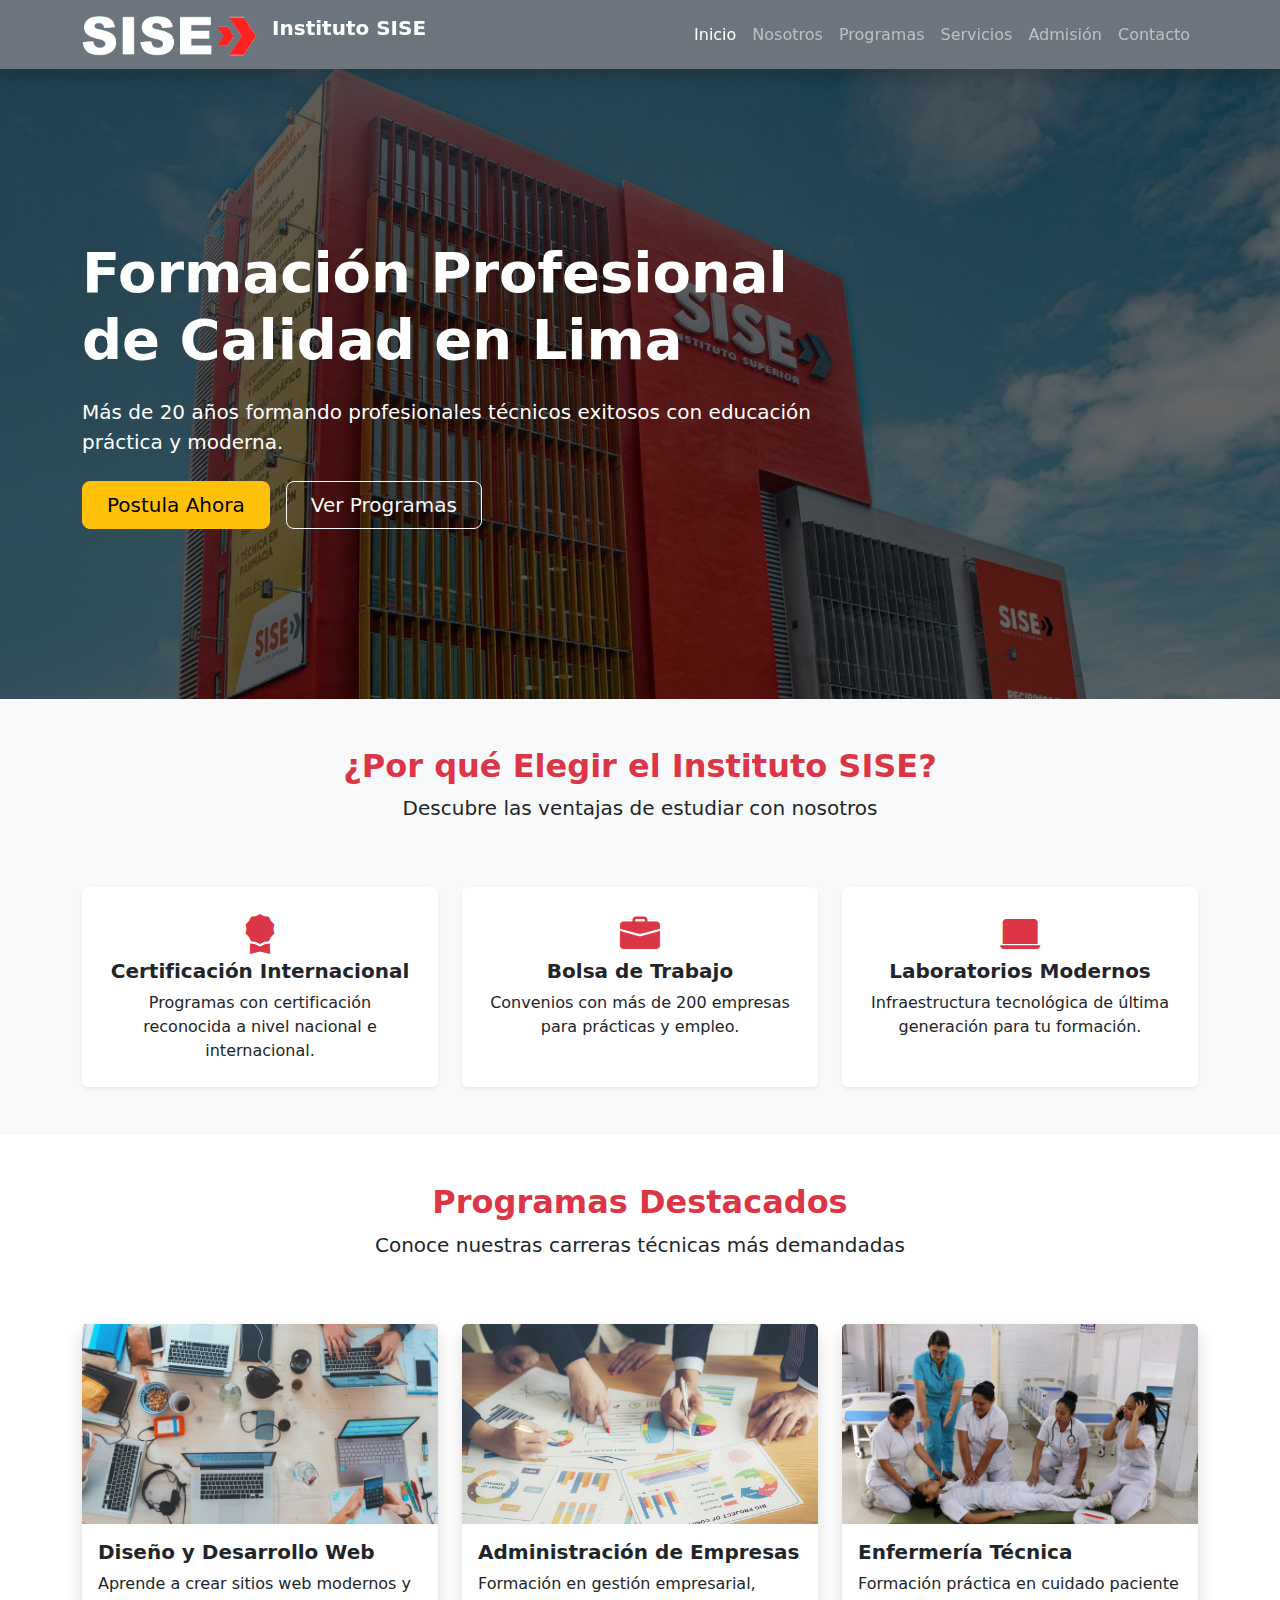
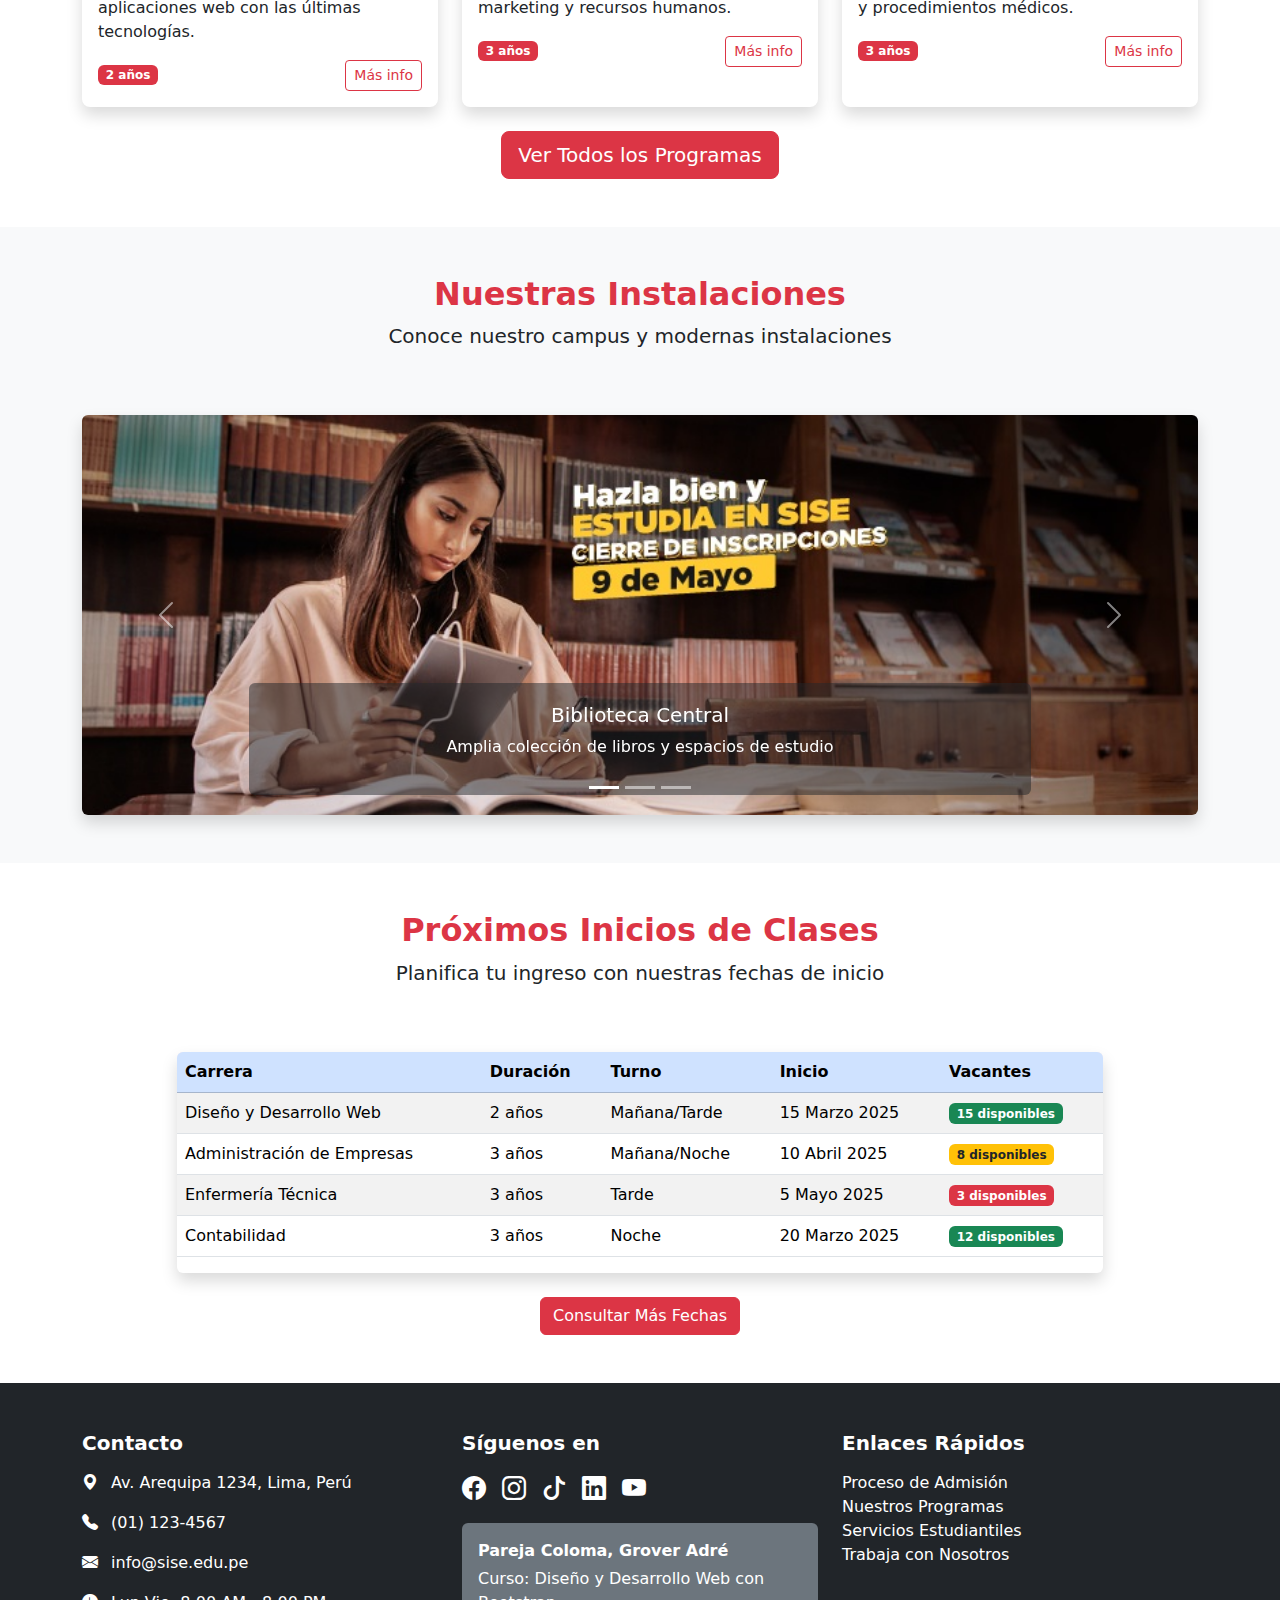
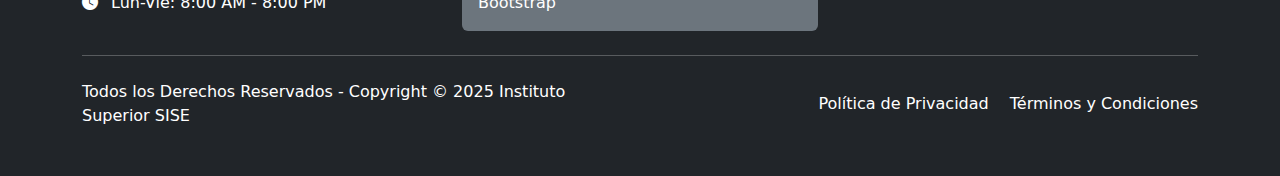
<file: index.html>
<!DOCTYPE html>
<html lang="es">
<head>
    <meta charset="UTF-8">
    <meta name="viewport" content="width=device-width, initial-scale=1.0">
    <title>Instituto Superior SISE - Lima, Perú</title>

    <!-- En lugar de CDN = Content Delivery Network (Red de distribución de contenidos), se está utilizando el Bootstrap descargado. -->
    <!-- Bootstrap CSS -->
    <link href="bootstrap/css/bootstrap.min.css" rel="stylesheet">
    <!-- Bootstrap JS -->
    <script src="bootstrap/js/bootstrap.bundle.min.js" defer></script>
    <!-- Es mejor colocar los scripts en el <head> con defer, porque permite descargar el JavaScript en paralelo al análisis del HTML y ejecutarlo una vez que todo el DOM esté listo, sin bloquear el renderizado. -->
        
    <!-- Bootstrap Icons -->
    <link rel="stylesheet" href="https://cdn.jsdelivr.net/npm/bootstrap-icons@1.11.1/font/bootstrap-icons.css">
    <!-- Bootstrap CSS -->
    <!-- <link href="https://cdn.jsdelivr.net/npm/bootstrap@5.3.2/dist/css/bootstrap.min.css" rel="stylesheet"> -->
    <!-- Bootstrap JS -->
    <!-- <script src="https://cdn.jsdelivr.net/npm/bootstrap@5.3.2/dist/js/bootstrap.bundle.min.js" defer></script> -->

    <style>
        /* CSS embebido mínimo y específico */
        .hero-section {
            background: linear-gradient(rgba(0, 0, 0, 0.6), rgba(0, 0, 0, 0.6)), url('img/banner-principal.jpg');
            background-size: cover;
            background-position: center;
            height: 70vh;
            display: flex;
            align-items: center;
        }
        .img-card-fit {
            object-fit: cover;
            height: 200px;
            width: 100%;
        }
        /* Override de color primario Bootstrap */
        /* Color primario rojo para toda la página EXCEPTO el navbar */
        .bg-primary {
            background-color: #dc3545 !important; /* Se usa !important en algunos casos para asegurar que nuestro estilo tenga prioridad sobre los estilos de Bootstrap */
        }
        .btn-primary {
            background-color: #dc3545;
            border-color: #dc3545;
        }
        .btn-primary:hover {
            background-color: #bb2d3b;
            border-color: #b02a37;
        }
        .btn-outline-primary {
            color: #dc3545;
            border-color: #dc3545;
        }
        .btn-outline-primary:hover {
            background-color: #dc3545;
            border-color: #dc3545;
        }
        .text-primary {
            color: #dc3545 !important;
        }
        .table-primary {
            background-color: rgba(220, 53, 69, 0.1) !important;
        }
        .border-primary {
            border-color: #dc3545 !important;
        }
        /* Clase personalizada SOLO para el navbar */
        .bg-custom-navbar {
            background-color: #6c757d !important; /* Gris Bootstrap */
        }
    </style>
</head>

<body>
    <!-- Navigation Bar -->
    <!-- <nav class="navbar navbar-expand-lg navbar-dark bg-primary sticky-top shadow"> --> <!-- Con este cambio el navbar queda con el color primario rojo igual que el resto de la página -->
    <!-- <nav class="navbar navbar-expand-lg navbar-dark bg-secondary sticky-top shadow"> --> <!-- Con este cambio el navbar queda gris y el resto de la página con el color primario rojo -->
    <nav class="navbar navbar-expand-lg navbar-dark bg-custom-navbar sticky-top shadow"> <!-- Con este cambio el navbar queda gris y el resto de la página con el color primario rojo -->
        <div class="container">
            <a class="navbar-brand fw-bold" href="index.html">
                <img src="img/logo-sise.png" alt="Logo SISE" height="40" class="d-inline-block align-text-top me-2">
                Instituto SISE
            </a>
            <button class="navbar-toggler" type="button" data-bs-toggle="collapse" data-bs-target="#navbarNav">
                <span class="navbar-toggler-icon"></span>
            </button>
            <div class="collapse navbar-collapse" id="navbarNav">
                <ul class="navbar-nav ms-auto">
                    <li class="nav-item">
                        <a class="nav-link active" href="index.html">Inicio</a>
                    </li>
                    <li class="nav-item">
                        <a class="nav-link" href="nosotros.html">Nosotros</a>
                    </li>
                    <li class="nav-item">
                        <a class="nav-link" href="programas.html">Programas</a>
                    </li>
                    <li class="nav-item">
                        <a class="nav-link" href="servicios.html">Servicios</a>
                    </li>
                    <li class="nav-item">
                        <a class="nav-link" href="admision.html">Admisión</a>
                    </li>
                    <li class="nav-item">
                        <a class="nav-link" href="contacto.html">Contacto</a>
                    </li>
                </ul>
            </div>
        </div>
    </nav>

    <!-- Hero Section / Banner Principal -->
    <header class="hero-section text-white">
        <div class="container">
            <div class="row">
                <div class="col-lg-8">
                    <h1 class="display-4 fw-bold mb-4">Formación Profesional de Calidad en Lima</h1>
                    <p class="lead mb-4">Más de 20 años formando profesionales técnicos exitosos con educación práctica y moderna.</p>
                    <div class="d-flex gap-3 flex-wrap">
                        <a href="admision.html" class="btn btn-warning btn-lg px-4">Postula Ahora</a>
                        <a href="programas.html" class="btn btn-outline-light btn-lg px-4">Ver Programas</a>
                    </div>
                </div>
            </div>
        </div>
    </header>

    <!-- Main Content -->
    <main>
        <!-- Sección: Por qué elegir SISE -->
        <section class="py-5 bg-light">
            <div class="container">
                <div class="row text-center mb-5">
                    <div class="col">
                        <h2 class="fw-bold text-primary">¿Por qué Elegir el Instituto SISE?</h2>
                        <p class="lead">Descubre las ventajas de estudiar con nosotros</p>
                    </div>
                </div>
                <div class="row g-4">
                    <div class="col-md-4">
                        <div class="card h-100 border-0 shadow-sm">
                            <div class="card-body text-center p-4">
                                <i class="bi bi-award-fill text-primary display-6 mb-3"></i>
                                <h5 class="card-title fw-bold">Certificación Internacional</h5>
                                <p class="card-text">Programas con certificación reconocida a nivel nacional e internacional.</p>
                            </div>
                        </div>
                    </div>
                    <div class="col-md-4">
                        <div class="card h-100 border-0 shadow-sm">
                            <div class="card-body text-center p-4">
                                <i class="bi bi-briefcase-fill text-primary display-6 mb-3"></i>
                                <h5 class="card-title fw-bold">Bolsa de Trabajo</h5>
                                <p class="card-text">Convenios con más de 200 empresas para prácticas y empleo.</p>
                            </div>
                        </div>
                    </div>
                    <div class="col-md-4">
                        <div class="card h-100 border-0 shadow-sm">
                            <div class="card-body text-center p-4">
                                <i class="bi bi-laptop-fill text-primary display-6 mb-3"></i>
                                <h5 class="card-title fw-bold">Laboratorios Modernos</h5>
                                <p class="card-text">Infraestructura tecnológica de última generación para tu formación.</p>
                            </div>
                        </div>
                    </div>
                </div>
            </div>
        </section>

        <!-- Sección: Programas Destacados -->
        <section class="py-5">
            <div class="container">
                <div class="row text-center mb-5">
                    <div class="col">
                        <h2 class="fw-bold text-primary">Programas Destacados</h2>
                        <p class="lead">Conoce nuestras carreras técnicas más demandadas</p>
                    </div>
                </div>
                <div class="row g-4">
                    <!-- Card 1 -->
                    <div class="col-md-6 col-lg-4">
                        <div class="card h-100 shadow border-0 rounded-3">
                            <img src="img/programa-1.jpg" class="card-img-top img-card-fit" alt="Diseño y Desarrollo Web">
                            <div class="card-body">
                                <h5 class="card-title fw-bold">Diseño y Desarrollo Web</h5>
                                <p class="card-text">Aprende a crear sitios web modernos y aplicaciones web con las últimas tecnologías.</p>
                                <div class="d-flex justify-content-between align-items-center">
                                    <span class="badge bg-primary">2 años</span>
                                    <a href="programas.html" class="btn btn-sm btn-outline-primary">Más info</a>
                                </div>
                            </div>
                        </div>
                    </div>
                    <!-- Card 2 -->
                    <div class="col-md-6 col-lg-4">
                        <div class="card h-100 shadow border-0 rounded-3">
                            <img src="img/programa-2.jpg" class="card-img-top img-card-fit" alt="Administración de Empresas">
                            <div class="card-body">
                                <h5 class="card-title fw-bold">Administración de Empresas</h5>
                                <p class="card-text">Formación en gestión empresarial, marketing y recursos humanos.</p>
                                <div class="d-flex justify-content-between align-items-center">
                                    <span class="badge bg-primary">3 años</span>
                                    <a href="programas.html" class="btn btn-sm btn-outline-primary">Más info</a>
                                </div>
                            </div>
                        </div>
                    </div>
                    <!-- Card 3 -->
                    <div class="col-md-6 col-lg-4">
                        <div class="card h-100 shadow border-0 rounded-3">
                            <img src="img/programa-3.jpg" class="card-img-top img-card-fit" alt="Enfermería Técnica">
                            <div class="card-body">
                                <h5 class="card-title fw-bold">Enfermería Técnica</h5>
                                <p class="card-text">Formación práctica en cuidado paciente y procedimientos médicos.</p>
                                <div class="d-flex justify-content-between align-items-center">
                                    <span class="badge bg-primary">3 años</span>
                                    <a href="programas.html" class="btn btn-sm btn-outline-primary">Más info</a>
                                </div>
                            </div>
                        </div>
                    </div>
                </div>
                <div class="text-center mt-4">
                    <a href="programas.html" class="btn btn-primary btn-lg">Ver Todos los Programas</a>
                </div>
            </div>
        </section>

        <!-- Sección: Galería de Imágenes (Carousel) -->
        <section class="py-5 bg-light">
            <div class="container">
                <div class="row text-center mb-5">
                    <div class="col">
                        <h2 class="fw-bold text-primary">Nuestras Instalaciones</h2>
                        <p class="lead">Conoce nuestro campus y modernas instalaciones</p>
                    </div>
                </div>
                <div class="row">
                    <div class="col">
                        <div id="campusCarousel" class="carousel slide shadow rounded" data-bs-ride="carousel">
                            <div class="carousel-indicators">
                                <button type="button" data-bs-target="#campusCarousel" data-bs-slide-to="0" class="active"></button>
                                <button type="button" data-bs-target="#campusCarousel" data-bs-slide-to="1"></button>
                                <button type="button" data-bs-target="#campusCarousel" data-bs-slide-to="2"></button>
                            </div>
                            <div class="carousel-inner rounded">
                                <div class="carousel-item active">
                                    <img src="img/campus-1.jpg" class="d-block w-100" alt="Biblioteca SISE" style="height: 400px; object-fit: cover;">
                                    <div class="carousel-caption d-none d-md-block bg-dark bg-opacity-50 rounded">
                                        <h5>Biblioteca Central</h5>
                                        <p>Amplia colección de libros y espacios de estudio</p>
                                    </div>
                                </div>
                                <div class="carousel-item">
                                    <img src="img/campus-2.jpg" class="d-block w-100" alt="Laboratorios SISE" style="height: 400px; object-fit: cover;">
                                    <div class="carousel-caption d-none d-md-block bg-dark bg-opacity-50 rounded">
                                        <h5>Laboratorios de Computación</h5>
                                        <p>Tecnología de última generación para prácticas</p>
                                    </div>
                                </div>
                                <div class="carousel-item">
                                    <img src="img/campus-3.jpg" class="d-block w-100" alt="Aulas SISE" style="height: 400px; object-fit: cover;">
                                    <div class="carousel-caption d-none d-md-block bg-dark bg-opacity-50 rounded">
                                        <h5>Aulas Modernas</h5>
                                        <p>Ambientes equipados para el mejor aprendizaje</p>
                                    </div>
                                </div>
                            </div>
                            <button class="carousel-control-prev" type="button" data-bs-target="#campusCarousel" data-bs-slide="prev">
                                <span class="carousel-control-prev-icon"></span>
                            </button>
                            <button class="carousel-control-next" type="button" data-bs-target="#campusCarousel" data-bs-slide="next">
                                <span class="carousel-control-next-icon"></span>
                            </button>
                        </div>
                    </div>
                </div>
            </div>
        </section>

        <!-- Sección: Tabla de Próximos Inicios -->
        <section class="py-5">
            <div class="container">
                <div class="row text-center mb-5">
                    <div class="col">
                        <h2 class="fw-bold text-primary">Próximos Inicios de Clases</h2>
                        <p class="lead">Planifica tu ingreso con nuestras fechas de inicio</p>
                    </div>
                </div>
                <div class="row justify-content-center">
                    <div class="col-lg-10">
                        <div class="table-responsive shadow rounded">
                            <table class="table table-striped table-hover">
                                <thead class="table-primary">
                                    <tr>
                                        <th>Carrera</th>
                                        <th>Duración</th>
                                        <th>Turno</th>
                                        <th>Inicio</th>
                                        <th>Vacantes</th>
                                    </tr>
                                </thead>
                                <tbody>
                                    <tr>
                                        <td>Diseño y Desarrollo Web</td>
                                        <td>2 años</td>
                                        <td>Mañana/Tarde</td>
                                        <td>15 Marzo 2025</td>
                                        <td><span class="badge bg-success">15 disponibles</span></td>
                                    </tr>
                                    <tr>
                                        <td>Administración de Empresas</td>
                                        <td>3 años</td>
                                        <td>Mañana/Noche</td>
                                        <td>10 Abril 2025</td>
                                        <td><span class="badge bg-warning text-dark">8 disponibles</span></td>
                                    </tr>
                                    <tr>
                                        <td>Enfermería Técnica</td>
                                        <td>3 años</td>
                                        <td>Tarde</td>
                                        <td>5 Mayo 2025</td>
                                        <td><span class="badge bg-danger">3 disponibles</span></td>
                                    </tr>
                                    <tr>
                                        <td>Contabilidad</td>
                                        <td>3 años</td>
                                        <td>Noche</td>
                                        <td>20 Marzo 2025</td>
                                        <td><span class="badge bg-success">12 disponibles</span></td>
                                    </tr>
                                </tbody>
                            </table>
                        </div>
                        <div class="text-center mt-4">
                            <a href="admision.html" class="btn btn-primary">Consultar Más Fechas</a>
                        </div>
                    </div>
                </div>
            </div>
        </section>
    </main>

    <!-- Footer -->
    <footer class="bg-dark text-white py-5">
        <div class="container">
            <div class="row g-4">
                <!-- Información de Contacto -->
                <div class="col-lg-4">
                    <h5 class="fw-bold mb-3">Contacto</h5>
                    <p><i class="bi bi-geo-alt-fill me-2"></i> Av. Arequipa 1234, Lima, Perú</p>
                    <p><i class="bi bi-telephone-fill me-2"></i> (01) 123-4567</p>
                    <p><i class="bi bi-envelope-fill me-2"></i> info@sise.edu.pe</p>
                    <p><i class="bi bi-clock-fill me-2"></i> Lun-Vie: 8:00 AM - 8:00 PM</p>
                </div>
                
                <!-- Redes Sociales -->
                <div class="col-lg-4">
                    <h5 class="fw-bold mb-3">Síguenos en</h5>
                    <div class="d-flex gap-3 mb-3">
                        <a href="https://www.facebook.com/" target="_blank" class="text-white fs-4"><i class="bi bi-facebook"></i></a>
                        <a href="https://www.instagram.com/" target="_blank" class="text-white fs-4"><i class="bi bi-instagram"></i></a>
                        <a href="https://www.tiktok.com/" target="_blank" class="text-white fs-4"><i class="bi bi-tiktok"></i></a>
                        <a href="https://www.linkedin.com/" target="_blank" class="text-white fs-4"><i class="bi bi-linkedin"></i></a>
                        <a href="https://www.youtube.com/" target="_blank" class="text-white fs-4"><i class="bi bi-youtube"></i></a>
                    </div>
                    <div class="bg-secondary p-3 rounded">
                        <p class="mb-1"><strong>Pareja Coloma, Grover Adré</strong></p>
                        <p class="mb-0">Curso: Diseño y Desarrollo Web con Bootstrap</p>
                    </div>
                </div>
                
                <!-- Enlaces Rápidos -->
                <div class="col-lg-4">
                    <h5 class="fw-bold mb-3">Enlaces Rápidos</h5>
                    <ul class="list-unstyled">
                        <li><a href="admision.html" class="text-white text-decoration-none">Proceso de Admisión</a></li>
                        <li><a href="programas.html" class="text-white text-decoration-none">Nuestros Programas</a></li>
                        <li><a href="servicios.html" class="text-white text-decoration-none">Servicios Estudiantiles</a></li>
                        <li><a href="contacto.html" class="text-white text-decoration-none">Trabaja con Nosotros</a></li>
                    </ul>
                </div>
            </div>
            
            <hr class="my-4">
            
            <!-- Copyright -->
            <div class="row align-items-center">
                <div class="col-md-6">
                    <p class="mb-0">Todos los Derechos Reservados - Copyright © 2025 Instituto Superior SISE</p>
                </div>
                <div class="col-md-6 text-md-end">
                    <a href="#" class="text-white text-decoration-none me-3">Política de Privacidad</a>
                    <a href="#" class="text-white text-decoration-none">Términos y Condiciones</a>
                </div>
            </div>
        </div>
    </footer>

</body>
</html>
</file>
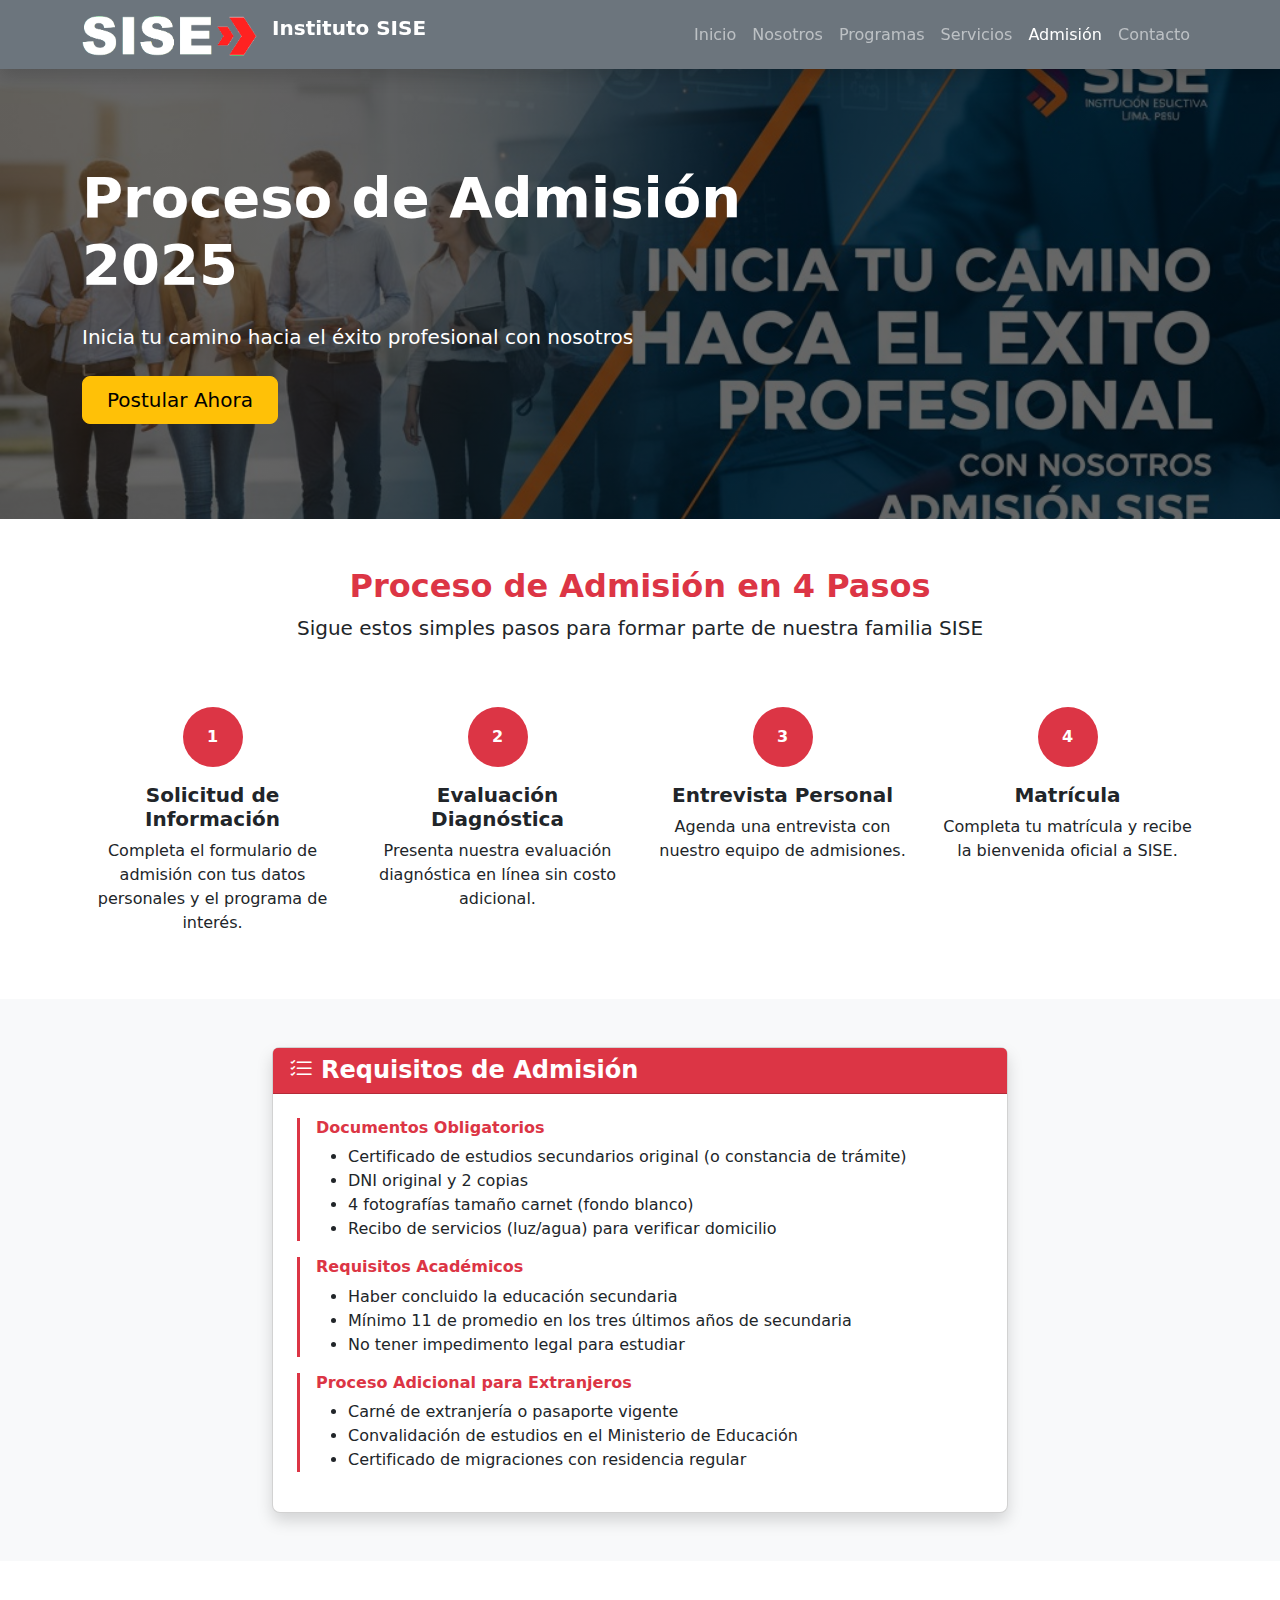
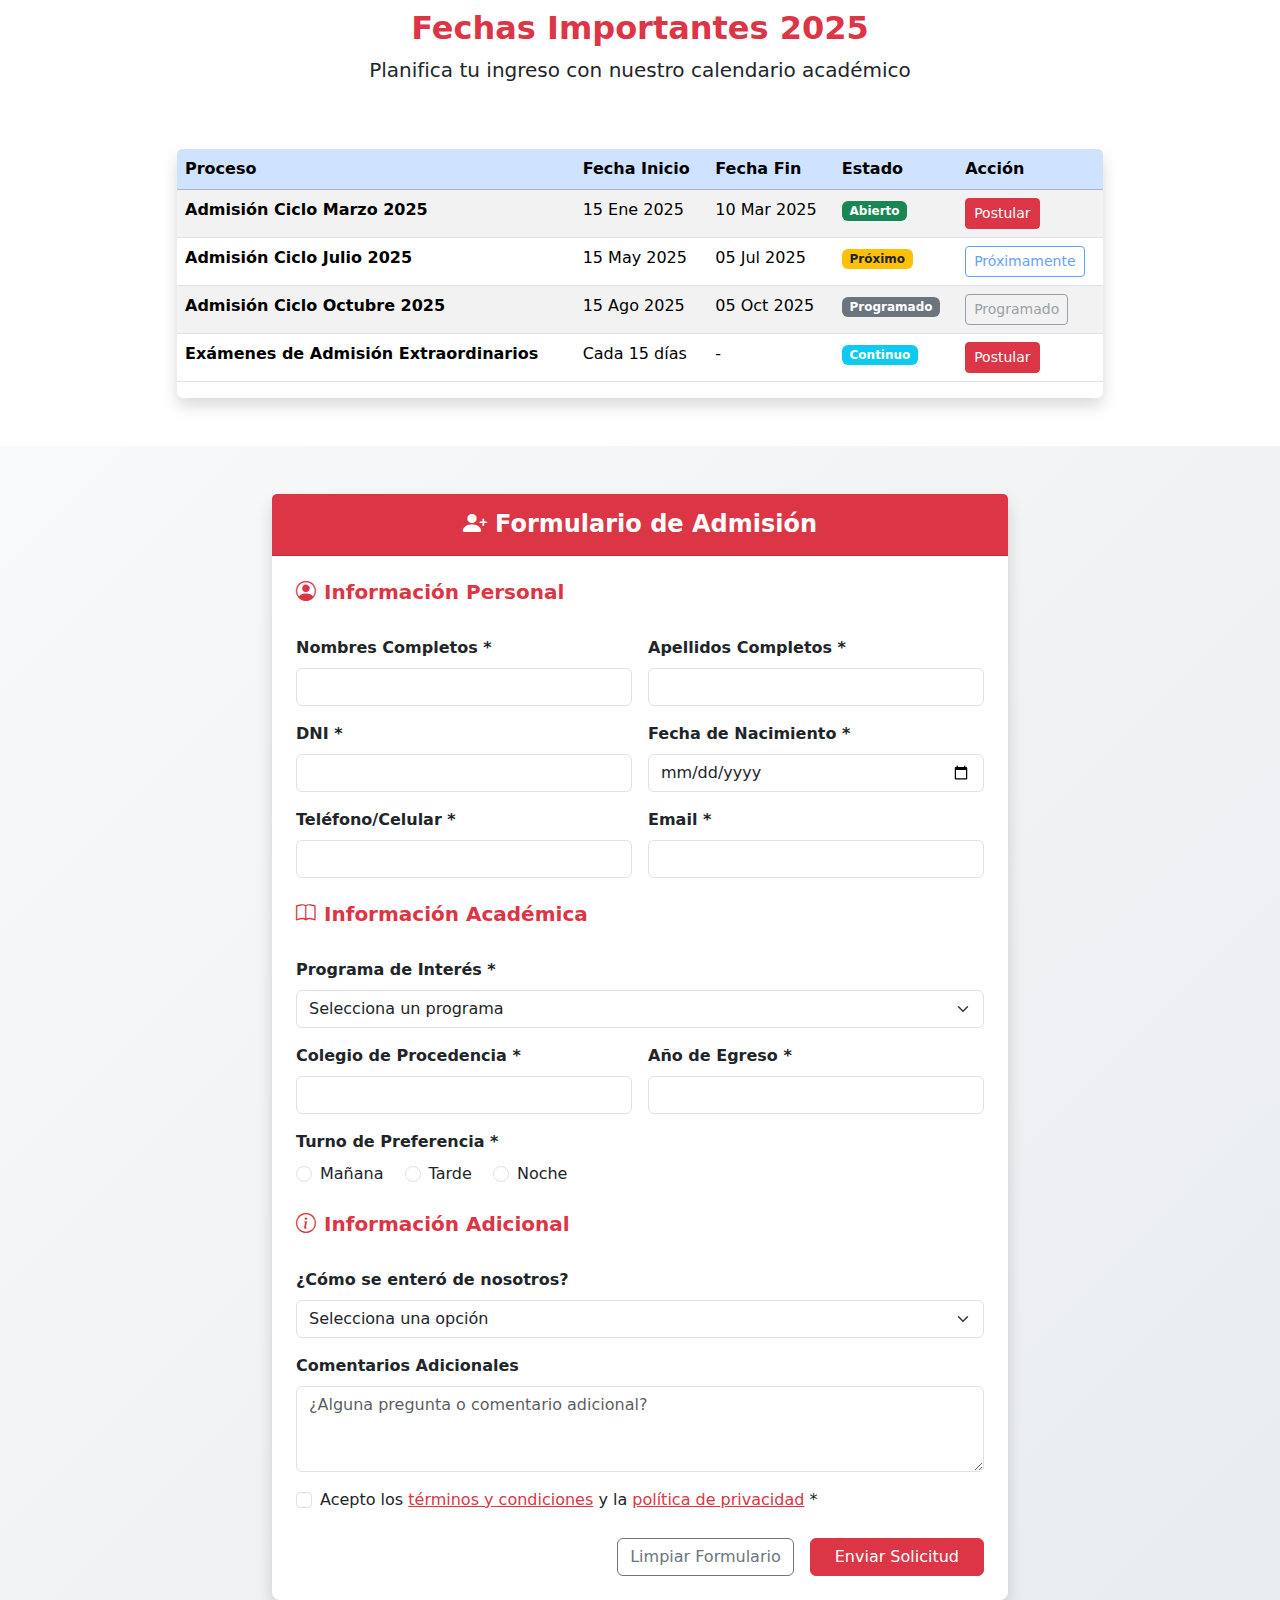
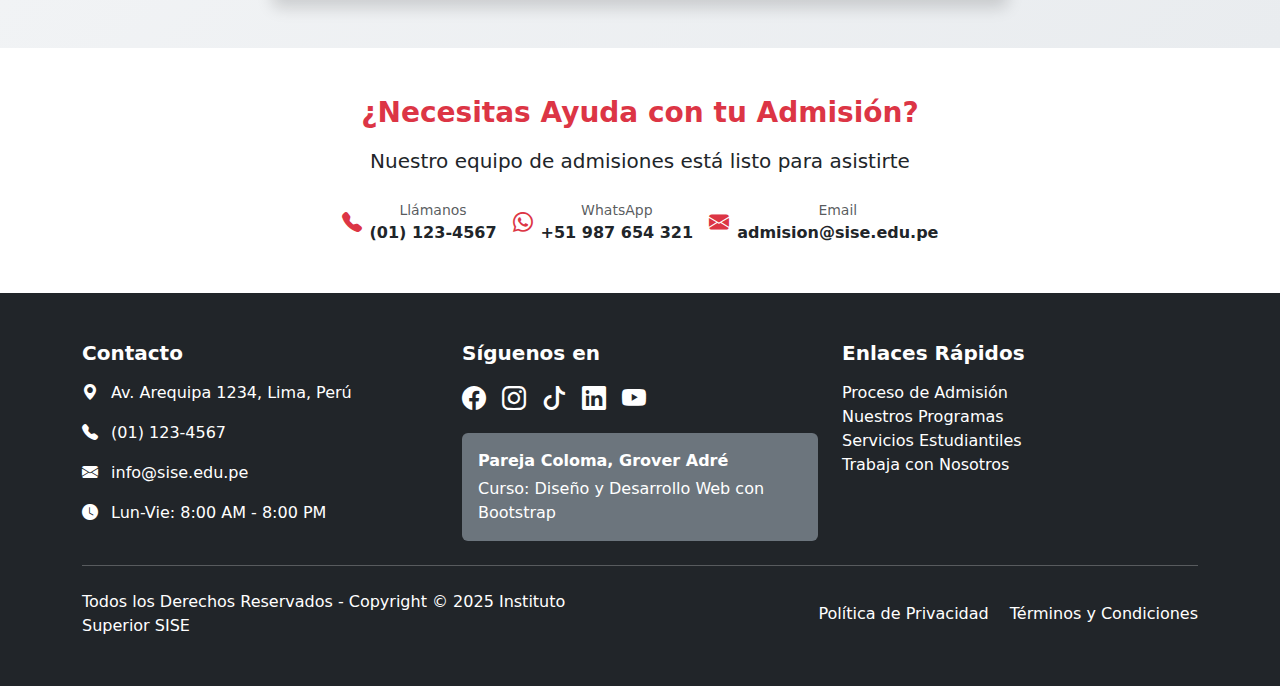
<file: admision.html>
<!DOCTYPE html>
<html lang="es">
<head>
    <meta charset="UTF-8">
    <meta name="viewport" content="width=device-width, initial-scale=1.0">
    <title>Proceso de Admisión - Instituto Superior SISE</title>

    <!-- En lugar de CDN = Content Delivery Network (Red de distribución de contenidos), se está utilizando el Bootstrap descargado. -->
    <!-- Bootstrap CSS -->
    <link href="bootstrap/css/bootstrap.min.css" rel="stylesheet">
    <!-- Bootstrap JS -->
    <script src="bootstrap/js/bootstrap.bundle.min.js" defer></script>
    <script src="js/admision.js" defer></script>
    <!-- Es mejor colocar los scripts en el <head> con defer, porque permite descargar el JavaScript en paralelo al análisis del HTML y ejecutarlo una vez que todo el DOM esté listo, sin bloquear el renderizado. -->
        
    <!-- Bootstrap Icons -->
    <link rel="stylesheet" href="https://cdn.jsdelivr.net/npm/bootstrap-icons@1.11.1/font/bootstrap-icons.css">
    <!-- Bootstrap CSS -->
    <!-- <link href="https://cdn.jsdelivr.net/npm/bootstrap@5.3.2/dist/css/bootstrap.min.css" rel="stylesheet"> -->
    <!-- Bootstrap JS -->
    <!-- <script src="https://cdn.jsdelivr.net/npm/bootstrap@5.3.2/dist/js/bootstrap.bundle.min.js" defer></script> -->

    <style>
        .hero-section {
            background: linear-gradient(rgba(0, 0, 0, 0.6), rgba(0, 0, 0, 0.6)), url('img/banner-admision.jpg');
            background-size: cover;
            background-position: center;
            height: 50vh;
            display: flex;
            align-items: center;
        }
        .step-icon {
            width: 60px;
            height: 60px;
            background-color: #dc3545;
            border-radius: 50%;
            display: flex;
            align-items: center;
            justify-content: center;
            color: white;
            font-weight: bold;
            margin: 0 auto 1rem;
        }
        .form-section {
            background: linear-gradient(135deg, #f8f9fa 0%, #e9ecef 100%);
        }
        .requisito-item {
            border-left: 3px solid #dc3545;
            padding-left: 1rem;
            margin-bottom: 1rem;
        }
        /* Override de color primario Bootstrap */
        .bg-primary {
            background-color: #dc3545 !important;
        }
        .btn-primary {
            background-color: #dc3545;
            border-color: #dc3545;
        }
        .btn-primary:hover {
            background-color: #bb2d3b;
            border-color: #b02a37;
        }
        .btn-outline-primary {
            color: #dc3545;
            border-color: #dc3545;
        }
        .btn-outline-primary:hover {
            background-color: #dc3545;
            border-color: #dc3545;
        }
        .text-primary {
            color: #dc3545 !important;
        }
        .table-primary {
            background-color: rgba(220, 53, 69, 0.1) !important;
        }
        .border-primary {
            border-color: #dc3545 !important;
        }
        /* Clase personalizada SOLO para el navbar */
        .bg-custom-navbar {
            background-color: #6c757d !important; /* Gris Bootstrap */
        }
    </style>
</head>

<body>
    <!-- Navigation Bar -->
    <nav class="navbar navbar-expand-lg navbar-dark bg-custom-navbar sticky-top shadow">
        <div class="container">
            <a class="navbar-brand fw-bold" href="index.html">
                <img src="img/logo-sise.png" alt="Logo SISE" height="40" class="d-inline-block align-text-top me-2">
                Instituto SISE
            </a>
            <button class="navbar-toggler" type="button" data-bs-toggle="collapse" data-bs-target="#navbarNav">
                <span class="navbar-toggler-icon"></span>
            </button>
            <div class="collapse navbar-collapse" id="navbarNav">
                <ul class="navbar-nav ms-auto">
                    <li class="nav-item">
                        <a class="nav-link" href="index.html">Inicio</a>
                    </li>
                    <li class="nav-item">
                        <a class="nav-link" href="nosotros.html">Nosotros</a>
                    </li>
                    <li class="nav-item">
                        <a class="nav-link" href="programas.html">Programas</a>
                    </li>
                    <li class="nav-item">
                        <a class="nav-link" href="servicios.html">Servicios</a>
                    </li>
                    <li class="nav-item">
                        <a class="nav-link active" href="admision.html">Admisión</a>
                    </li>
                    <li class="nav-item">
                        <a class="nav-link" href="contacto.html">Contacto</a>
                    </li>
                </ul>
            </div>
        </div>
    </nav>

    <!-- Hero Section -->
    <header class="hero-section text-white">
        <div class="container">
            <div class="row">
                <div class="col-lg-8">
                    <h1 class="display-4 fw-bold mb-4">Proceso de Admisión 2025</h1>
                    <p class="lead mb-4">Inicia tu camino hacia el éxito profesional con nosotros</p>
                    <a href="#formulario-admision" class="btn btn-warning btn-lg px-4">Postular Ahora</a>
                </div>
            </div>
        </div>
    </header>

    <!-- Main Content -->
    <main>
        <!-- Sección: Pasos del Proceso -->
        <section class="py-5">
            <div class="container">
                <div class="row text-center mb-5">
                    <div class="col">
                        <h2 class="fw-bold text-primary">Proceso de Admisión en 4 Pasos</h2>
                        <p class="lead">Sigue estos simples pasos para formar parte de nuestra familia SISE</p>
                    </div>
                </div>
                <div class="row g-4">
                    <!-- Paso 1 -->
                    <div class="col-lg-3 col-md-6">
                        <div class="text-center">
                            <div class="step-icon">1</div>
                            <h5 class="fw-bold">Solicitud de Información</h5>
                            <p>Completa el formulario de admisión con tus datos personales y el programa de interés.</p>
                        </div>
                    </div>
                    <!-- Paso 2 -->
                    <div class="col-lg-3 col-md-6">
                        <div class="text-center">
                            <div class="step-icon">2</div>
                            <h5 class="fw-bold">Evaluación Diagnóstica</h5>
                            <p>Presenta nuestra evaluación diagnóstica en línea sin costo adicional.</p>
                        </div>
                    </div>
                    <!-- Paso 3 -->
                    <div class="col-lg-3 col-md-6">
                        <div class="text-center">
                            <div class="step-icon">3</div>
                            <h5 class="fw-bold">Entrevista Personal</h5>
                            <p>Agenda una entrevista con nuestro equipo de admisiones.</p>
                        </div>
                    </div>
                    <!-- Paso 4 -->
                    <div class="col-lg-3 col-md-6">
                        <div class="text-center">
                            <div class="step-icon">4</div>
                            <h5 class="fw-bold">Matrícula</h5>
                            <p>Completa tu matrícula y recibe la bienvenida oficial a SISE.</p>
                        </div>
                    </div>
                </div>
            </div>
        </section>

        <!-- Sección: Requisitos -->
        <section class="py-5 bg-light">
            <div class="container">
                <div class="row">
                    <div class="col-lg-8 mx-auto">
                        <div class="card shadow rounded-3">
                            <div class="card-header bg-primary text-white">
                                <h4 class="mb-0 fw-bold"><i class="bi bi-list-check me-2"></i>Requisitos de Admisión</h4>
                            </div>
                            <div class="card-body p-4">
                                <div class="requisito-item">
                                    <h6 class="fw-bold text-primary">Documentos Obligatorios</h6>
                                    <ul class="mb-0">
                                        <li>Certificado de estudios secundarios original (o constancia de trámite)</li>
                                        <li>DNI original y 2 copias</li>
                                        <li>4 fotografías tamaño carnet (fondo blanco)</li>
                                        <li>Recibo de servicios (luz/agua) para verificar domicilio</li>
                                    </ul>
                                </div>
                                <div class="requisito-item">
                                    <h6 class="fw-bold text-primary">Requisitos Académicos</h6>
                                    <ul class="mb-0">
                                        <li>Haber concluido la educación secundaria</li>
                                        <li>Mínimo 11 de promedio en los tres últimos años de secundaria</li>
                                        <li>No tener impedimento legal para estudiar</li>
                                    </ul>
                                </div>
                                <div class="requisito-item">
                                    <h6 class="fw-bold text-primary">Proceso Adicional para Extranjeros</h6>
                                    <ul class="mb-0">
                                        <li>Carné de extranjería o pasaporte vigente</li>
                                        <li>Convalidación de estudios en el Ministerio de Educación</li>
                                        <li>Certificado de migraciones con residencia regular</li>
                                    </ul>
                                </div>
                            </div>
                        </div>
                    </div>
                </div>
            </div>
        </section>

        <!-- Sección: Fechas Importantes -->
        <section class="py-5">
            <div class="container">
                <div class="row text-center mb-5">
                    <div class="col">
                        <h2 class="fw-bold text-primary">Fechas Importantes 2025</h2>
                        <p class="lead">Planifica tu ingreso con nuestro calendario académico</p>
                    </div>
                </div>
                <div class="row justify-content-center">
                    <div class="col-lg-10">
                        <div class="table-responsive shadow rounded">
                            <table class="table table-striped table-hover">
                                <thead class="table-primary">
                                    <tr>
                                        <th>Proceso</th>
                                        <th>Fecha Inicio</th>
                                        <th>Fecha Fin</th>
                                        <th>Estado</th>
                                        <th>Acción</th>
                                    </tr>
                                </thead>
                                <tbody>
                                    <tr>
                                        <td><strong>Admisión Ciclo Marzo 2025</strong></td>
                                        <td>15 Ene 2025</td>
                                        <td>10 Mar 2025</td>
                                        <td><span class="badge bg-success">Abierto</span></td>
                                        <td><button class="btn btn-sm btn-primary" data-bs-toggle="modal" data-bs-target="#modalAdmision">Postular</button></td>
                                    </tr>
                                    <tr>
                                        <td><strong>Admisión Ciclo Julio 2025</strong></td>
                                        <td>15 May 2025</td>
                                        <td>05 Jul 2025</td>
                                        <td><span class="badge bg-warning text-dark">Próximo</span></td>
                                        <td><button class="btn btn-sm btn-outline-primary" disabled>Próximamente</button></td>
                                    </tr>
                                    <tr>
                                        <td><strong>Admisión Ciclo Octubre 2025</strong></td>
                                        <td>15 Ago 2025</td>
                                        <td>05 Oct 2025</td>
                                        <td><span class="badge bg-secondary">Programado</span></td>
                                        <td><button class="btn btn-sm btn-outline-secondary" disabled>Programado</button></td>
                                    </tr>
                                    <tr>
                                        <td><strong>Exámenes de Admisión Extraordinarios</strong></td>
                                        <td>Cada 15 días</td>
                                        <td>-</td>
                                        <td><span class="badge bg-info">Continuo</span></td>
                                        <td><button class="btn btn-sm btn-primary" data-bs-toggle="modal" data-bs-target="#modalAdmision">Postular</button></td>
                                    </tr>
                                </tbody>
                            </table>
                        </div>
                    </div>
                </div>
            </div>
        </section>

        <!-- Sección: Formulario de Admisión -->
        <section id="formulario-admision" class="py-5 form-section">
            <div class="container">
                <div class="row justify-content-center">
                    <div class="col-lg-8">
                        <div class="card shadow rounded-3 border-0">
                            <div class="card-header bg-primary text-white py-3">
                                <h4 class="mb-0 fw-bold text-center"><i class="bi bi-person-plus-fill me-2"></i>Formulario de Admisión</h4>
                            </div>
                            <div class="card-body p-4">
                                <form id="admisionForm" novalidate>
                                    <!-- Información Personal -->
                                    <fieldset class="mb-4">
                                        <legend class="fw-bold text-primary h5 mb-3">
                                            <i class="bi bi-person-circle me-2"></i>Información Personal
                                        </legend>
                                        <div class="row g-3">
                                            <div class="col-md-6">
                                                <label for="nombres" class="form-label fw-semibold">Nombres Completos *</label>
                                                <input type="text" class="form-control" id="nombres" required>
                                                <div class="invalid-feedback">
                                                    Por favor ingresa tus nombres completos.
                                                </div>
                                            </div>
                                            <div class="col-md-6">
                                                <label for="apellidos" class="form-label fw-semibold">Apellidos Completos *</label>
                                                <input type="text" class="form-control" id="apellidos" required>
                                                <div class="invalid-feedback">
                                                    Por favor ingresa tus apellidos completos.
                                                </div>
                                            </div>
                                            <div class="col-md-6">
                                                <label for="dni" class="form-label fw-semibold">DNI *</label>
                                                <input type="text" class="form-control" id="dni" pattern="[0-9]{8}" required>
                                                <div class="invalid-feedback">
                                                    Por favor ingresa un DNI válido (8 dígitos).
                                                </div>
                                            </div>
                                            <div class="col-md-6">
                                                <label for="fechaNacimiento" class="form-label fw-semibold">Fecha de Nacimiento *</label>
                                                <input type="date" class="form-control" id="fechaNacimiento" required>
                                                <div class="invalid-feedback">
                                                    Por favor selecciona tu fecha de nacimiento.
                                                </div>
                                            </div>
                                            <div class="col-md-6">
                                                <label for="telefono" class="form-label fw-semibold">Teléfono/Celular *</label>
                                                <input type="tel" class="form-control" id="telefono" required>
                                                <div class="invalid-feedback">
                                                    Por favor ingresa tu número de teléfono.
                                                </div>
                                            </div>
                                            <div class="col-md-6">
                                                <label for="email" class="form-label fw-semibold">Email *</label>
                                                <input type="email" class="form-control" id="email" required>
                                                <div class="invalid-feedback">
                                                    Por favor ingresa un email válido.
                                                </div>
                                            </div>
                                        </div>
                                    </fieldset>

                                    <!-- Información Académica -->
                                    <fieldset class="mb-4">
                                        <legend class="fw-bold text-primary h5 mb-3">
                                            <i class="bi bi-book me-2"></i>Información Académica
                                        </legend>
                                        <div class="row g-3">
                                            <div class="col-12">
                                                <label for="programa" class="form-label fw-semibold">Programa de Interés *</label>
                                                <select class="form-select" id="programa" required>
                                                    <option value="" selected disabled>Selecciona un programa</option>
                                                    <option value="diseno-web">Diseño y Desarrollo Web</option>
                                                    <option value="administracion">Administración de Empresas</option>
                                                    <option value="enfermeria">Enfermería Técnica</option>
                                                    <option value="diseno-grafico">Diseño Gráfico Digital</option>
                                                    <option value="redes">Redes y Comunicaciones</option>
                                                    <option value="contabilidad">Contabilidad</option>
                                                </select>
                                                <div class="invalid-feedback">
                                                    Por favor selecciona un programa de interés.
                                                </div>
                                            </div>
                                            <div class="col-md-6">
                                                <label for="colegio" class="form-label fw-semibold">Colegio de Procedencia *</label>
                                                <input type="text" class="form-control" id="colegio" required>
                                                <div class="invalid-feedback">
                                                    Por favor ingresa tu colegio de procedencia.
                                                </div>
                                            </div>
                                            <div class="col-md-6">
                                                <label for="anioEgreso" class="form-label fw-semibold">Año de Egreso *</label>
                                                <input type="number" class="form-control" id="anioEgreso" min="2010" max="2025" required>
                                                <div class="invalid-feedback">
                                                    Por favor ingresa el año de egreso.
                                                </div>
                                            </div>
                                            <div class="col-12">
                                                <label class="form-label fw-semibold">Turno de Preferencia *</label>
                                                <div>
                                                    <div class="form-check form-check-inline">
                                                        <input class="form-check-input" type="radio" name="turno" id="turno-manana" value="manana" required>
                                                        <label class="form-check-label" for="turno-manana">Mañana</label>
                                                    </div>
                                                    <div class="form-check form-check-inline">
                                                        <input class="form-check-input" type="radio" name="turno" id="turno-tarde" value="tarde">
                                                        <label class="form-check-label" for="turno-tarde">Tarde</label>
                                                    </div>
                                                    <div class="form-check form-check-inline">
                                                        <input class="form-check-input" type="radio" name="turno" id="turno-noche" value="noche">
                                                        <label class="form-check-label" for="turno-noche">Noche</label>
                                                    </div>
                                                </div>
                                                <div class="invalid-feedback">
                                                    Por favor selecciona un turno de preferencia.
                                                </div>
                                            </div>
                                        </div>
                                    </fieldset>

                                    <!-- Información Adicional -->
                                    <fieldset class="mb-4">
                                        <legend class="fw-bold text-primary h5 mb-3">
                                            <i class="bi bi-info-circle me-2"></i>Información Adicional
                                        </legend>
                                        <div class="row g-3">
                                            <div class="col-12">
                                                <label for="comoSeEntero" class="form-label fw-semibold">¿Cómo se enteró de nosotros?</label>
                                                <select class="form-select" id="comoSeEntero">
                                                    <option value="" selected disabled>Selecciona una opción</option>
                                                    <option value="redes-sociales">Redes Sociales</option>
                                                    <option value="amigo-familiar">Amigo o Familiar</option>
                                                    <option value="web">Página Web</option>
                                                    <option value="feria">Feria Educativa</option>
                                                    <option value="periodico">Periódico/Revista</option>
                                                    <option value="radio-tv">Radio/Televisión</option>
                                                    <option value="otro">Otro</option>
                                                </select>
                                            </div>
                                            <div class="col-12">
                                                <label for="comentarios" class="form-label fw-semibold">Comentarios Adicionales</label>
                                                <textarea class="form-control" id="comentarios" rows="3" placeholder="¿Alguna pregunta o comentario adicional?"></textarea>
                                            </div>
                                            <div class="col-12">
                                                <div class="form-check">
                                                    <input class="form-check-input" type="checkbox" id="terminos" required>
                                                    <label class="form-check-label" for="terminos">
                                                        Acepto los <a href="#" class="text-primary">términos y condiciones</a> y la <a href="#" class="text-primary">política de privacidad</a> *
                                                    </label>
                                                    <div class="invalid-feedback">
                                                        Debes aceptar los términos y condiciones.
                                                    </div>
                                                </div>
                                            </div>
                                        </div>
                                    </fieldset>

                                    <div class="d-grid gap-2 d-md-flex justify-content-md-end">
                                        <button type="reset" class="btn btn-outline-secondary me-md-2">Limpiar Formulario</button>
                                        <button type="submit" class="btn btn-primary px-4">Enviar Solicitud</button>
                                    </div>
                                </form>
                            </div>
                        </div>
                    </div>
                </div>
            </div>
        </section>

        <!-- Sección: Contacto Rápido -->
        <section class="py-5">
            <div class="container">
                <div class="row text-center">
                    <div class="col-lg-8 mx-auto">
                        <h3 class="fw-bold text-primary mb-3">¿Necesitas Ayuda con tu Admisión?</h3>
                        <p class="lead mb-4">Nuestro equipo de admisiones está listo para asistirte</p>
                        <div class="d-flex flex-wrap justify-content-center gap-3">
                            <div class="d-flex align-items-center">
                                <i class="bi bi-telephone-fill text-primary me-2 fs-5"></i>
                                <div>
                                    <small class="text-muted d-block">Llámanos</small>
                                    <strong>(01) 123-4567</strong>
                                </div>
                            </div>
                            <div class="d-flex align-items-center">
                                <i class="bi bi-whatsapp text-primary me-2 fs-5"></i>
                                <div>
                                    <small class="text-muted d-block">WhatsApp</small>
                                    <strong>+51 987 654 321</strong>
                                </div>
                            </div>
                            <div class="d-flex align-items-center">
                                <i class="bi bi-envelope-fill text-primary me-2 fs-5"></i>
                                <div>
                                    <small class="text-muted d-block">Email</small>
                                    <strong>admision@sise.edu.pe</strong>
                                </div>
                            </div>
                        </div>
                    </div>
                </div>
            </div>
        </section>
    </main>

    <!-- Modal de Confirmación -->
    <div class="modal fade" id="modalConfirmacion" tabindex="-1">
        <div class="modal-dialog">
            <div class="modal-content">
                <div class="modal-header bg-primary text-white">
                    <h5 class="modal-title fw-bold">¡Solicitud Enviada!</h5>
                    <button type="button" class="btn-close btn-close-white" data-bs-dismiss="modal"></button>
                </div>
                <div class="modal-body text-center">
                    <i class="bi bi-check-circle-fill text-success display-4 mb-3"></i>
                    <h5 class="fw-bold text-primary">Gracias por tu interés en SISE</h5>
                    <p>Hemos recibido tu solicitud de admisión. Nuestro equipo se pondrá en contacto contigo dentro de las próximas 24 horas para continuar con el proceso.</p>
                    <div class="alert alert-info">
                        <small>
                            <i class="bi bi-info-circle me-2"></i>
                            <strong>Próximos pasos:</strong> Revisa tu email para confirmar tu solicitud y recibir información sobre la evaluación diagnóstica.
                        </small>
                    </div>
                </div>
                <div class="modal-footer">
                    <button type="button" class="btn btn-primary" data-bs-dismiss="modal">Entendido</button>
                </div>
            </div>
        </div>
    </div>

    <!-- Footer -->
    <footer class="bg-dark text-white py-5">
        <div class="container">
            <div class="row g-4">
                <!-- Información de Contacto -->
                <div class="col-lg-4">
                    <h5 class="fw-bold mb-3">Contacto</h5>
                    <p><i class="bi bi-geo-alt-fill me-2"></i> Av. Arequipa 1234, Lima, Perú</p>
                    <p><i class="bi bi-telephone-fill me-2"></i> (01) 123-4567</p>
                    <p><i class="bi bi-envelope-fill me-2"></i> info@sise.edu.pe</p>
                    <p><i class="bi bi-clock-fill me-2"></i> Lun-Vie: 8:00 AM - 8:00 PM</p>
                </div>
                
                <!-- Redes Sociales -->
                <div class="col-lg-4">
                    <h5 class="fw-bold mb-3">Síguenos en</h5>
                    <div class="d-flex gap-3 mb-3">
                        <a href="https://www.facebook.com/" target="_blank" class="text-white fs-4"><i class="bi bi-facebook"></i></a>
                        <a href="https://www.instagram.com/" target="_blank" class="text-white fs-4"><i class="bi bi-instagram"></i></a>
                        <a href="https://www.tiktok.com/" target="_blank" class="text-white fs-4"><i class="bi bi-tiktok"></i></a>
                        <a href="https://www.linkedin.com/" target="_blank" class="text-white fs-4"><i class="bi bi-linkedin"></i></a>
                        <a href="https://www.youtube.com/" target="_blank" class="text-white fs-4"><i class="bi bi-youtube"></i></a>
                    </div>
                    <div class="bg-secondary p-3 rounded">
                        <p class="mb-1"><strong>Pareja Coloma, Grover Adré</strong></p>
                        <p class="mb-0">Curso: Diseño y Desarrollo Web con Bootstrap</p>
                    </div>
                </div>
                
                <!-- Enlaces Rápidos -->
                <div class="col-lg-4">
                    <h5 class="fw-bold mb-3">Enlaces Rápidos</h5>
                    <ul class="list-unstyled">
                        <li><a href="admision.html" class="text-white text-decoration-none">Proceso de Admisión</a></li>
                        <li><a href="programas.html" class="text-white text-decoration-none">Nuestros Programas</a></li>
                        <li><a href="servicios.html" class="text-white text-decoration-none">Servicios Estudiantiles</a></li>
                        <li><a href="contacto.html" class="text-white text-decoration-none">Trabaja con Nosotros</a></li>
                    </ul>
                </div>
            </div>
            
            <hr class="my-4">
            
            <!-- Copyright -->
            <div class="row align-items-center">
                <div class="col-md-6">
                    <p class="mb-0">Todos los Derechos Reservados - Copyright © 2025 Instituto Superior SISE</p>
                </div>
                <div class="col-md-6 text-md-end">
                    <a href="#" class="text-white text-decoration-none me-3">Política de Privacidad</a>
                    <a href="#" class="text-white text-decoration-none">Términos y Condiciones</a>
                </div>
            </div>
        </div>
    </footer>

</body>
</html>
</file>
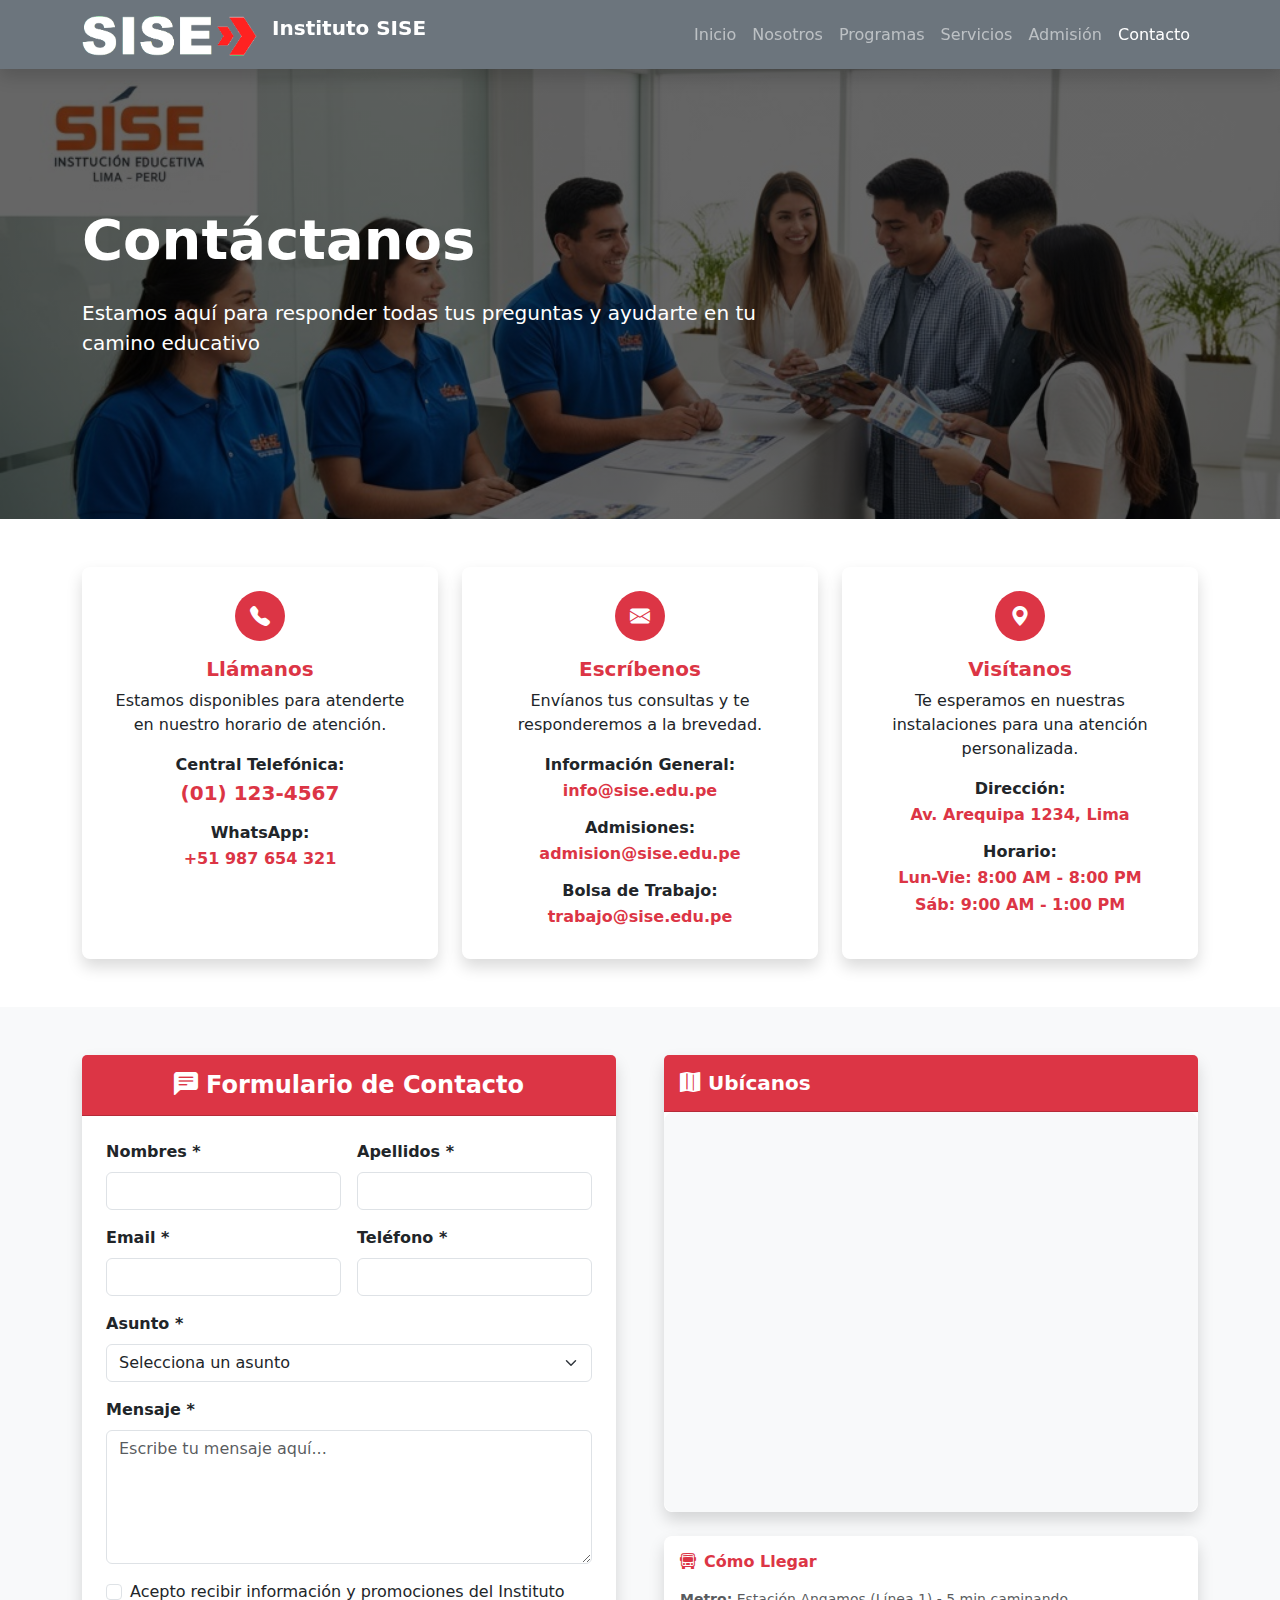
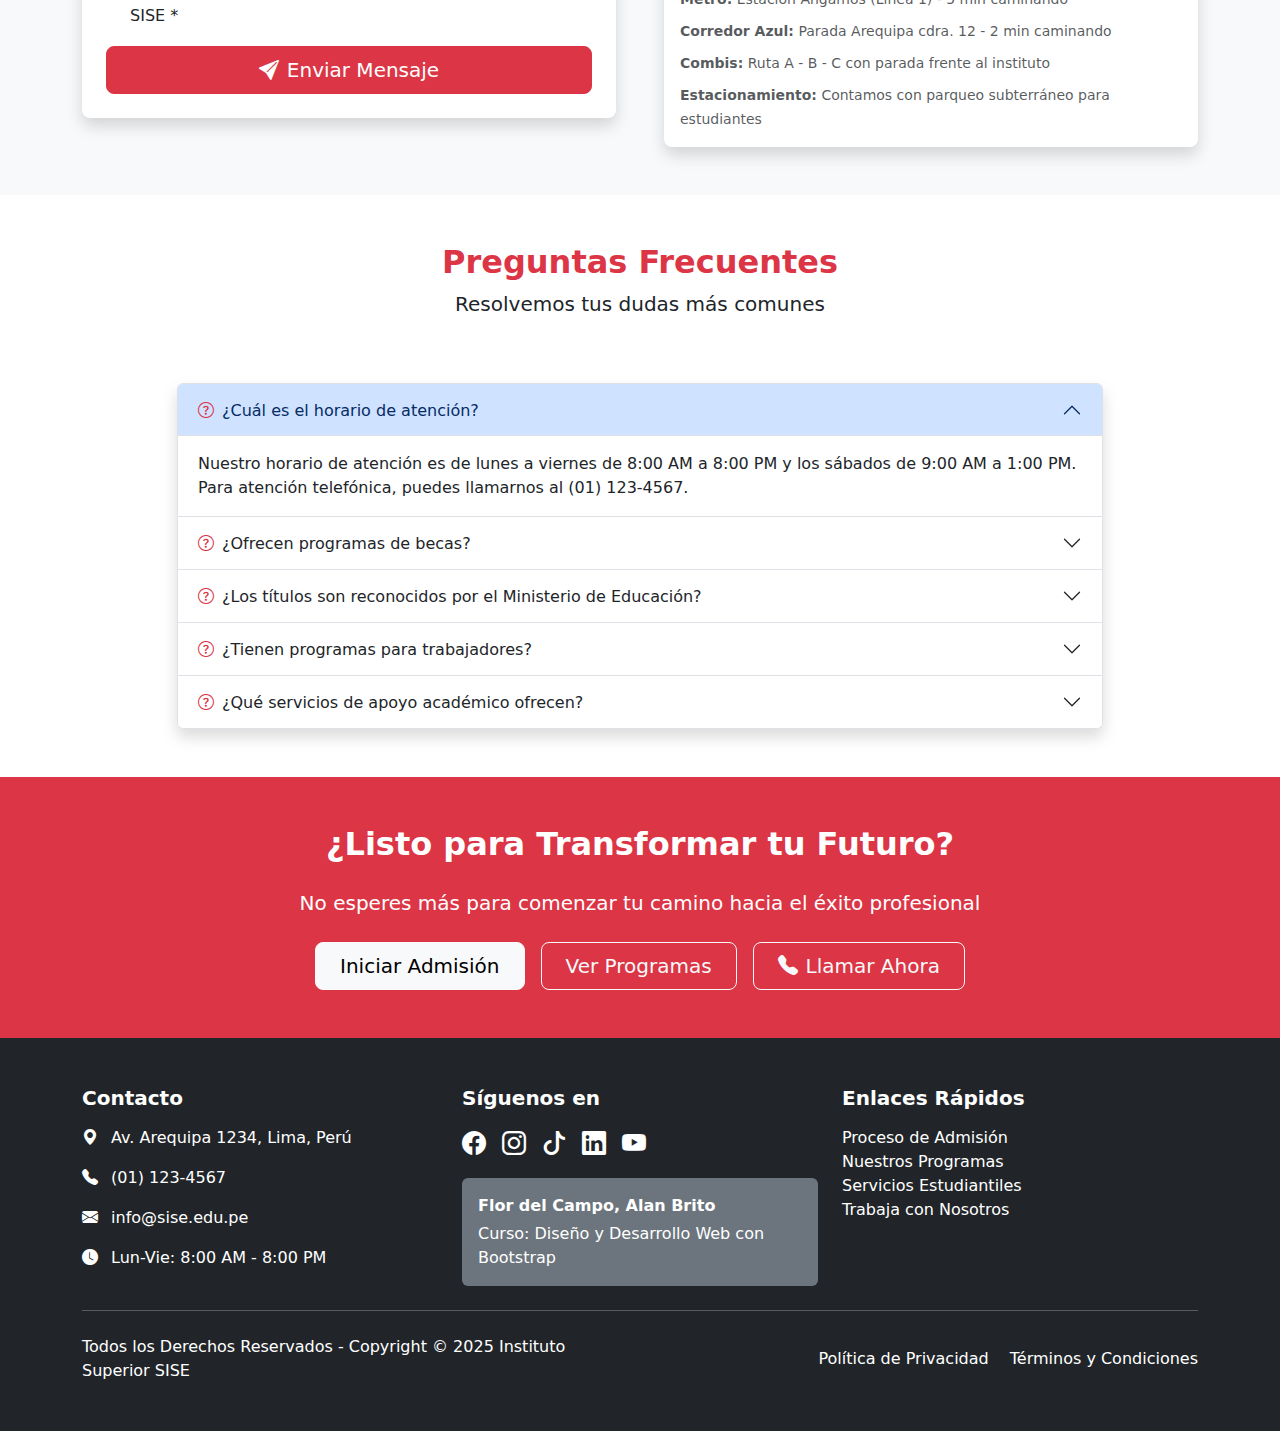
<file: contacto.html>
<!DOCTYPE html>
<html lang="es">
<head>
    <meta charset="UTF-8">
    <meta name="viewport" content="width=device-width, initial-scale=1.0">
    <title>Contacto - Instituto Superior SISE</title>

    <!-- En lugar de CDN = Content Delivery Network (Red de distribución de contenidos), se está utilizando el Bootstrap descargado. -->
    <!-- Bootstrap CSS -->
    <link href="bootstrap/css/bootstrap.min.css" rel="stylesheet">
    <!-- Bootstrap JS -->
    <script src="bootstrap/js/bootstrap.bundle.min.js" defer></script>
    <script src="js/contacto.js" defer></script>
    <!-- Es mejor colocar los scripts en el <head> con defer, porque permite descargar el JavaScript en paralelo al análisis del HTML y ejecutarlo una vez que todo el DOM esté listo, sin bloquear el renderizado. -->
        
    <!-- Bootstrap Icons -->
    <link rel="stylesheet" href="https://cdn.jsdelivr.net/npm/bootstrap-icons@1.11.1/font/bootstrap-icons.css">
    <!-- Bootstrap CSS -->
    <!-- <link href="https://cdn.jsdelivr.net/npm/bootstrap@5.3.2/dist/css/bootstrap.min.css" rel="stylesheet"> -->
    <!-- Bootstrap JS -->
    <!-- <script src="https://cdn.jsdelivr.net/npm/bootstrap@5.3.2/dist/js/bootstrap.bundle.min.js" defer></script> -->

    <style>
        .hero-section {
            background: linear-gradient(rgba(0, 0, 0, 0.6), rgba(0, 0, 0, 0.6)), url('img/banner-contacto.jpg');
            background-size: cover;
            background-position: center;
            height: 50vh;
            display: flex;
            align-items: center;
        }
        .contact-card {
            transition: transform 0.3s ease;
            height: 100%;
        }
        .contact-card:hover {
            transform: translateY(-5px);
        }
        .map-container {
            height: 400px;
            background: #f8f9fa;
            border-radius: 10px;
            overflow: hidden;
        }
        .info-icon {
            width: 50px;
            height: 50px;
            background-color: #dc3545;
            border-radius: 50%;
            display: flex;
            align-items: center;
            justify-content: center;
            color: white;
            margin-right: 1rem;
        }
        /* Override de color primario Bootstrap */
        .bg-primary {
            background-color: #dc3545 !important;
        }
        .btn-primary {
            background-color: #dc3545;
            border-color: #dc3545;
        }
        .btn-primary:hover {
            background-color: #bb2d3b;
            border-color: #b02a37;
        }
        .btn-outline-primary {
            color: #dc3545;
            border-color: #dc3545;
        }
        .btn-outline-primary:hover {
            background-color: #dc3545;
            border-color: #dc3545;
        }
        .text-primary {
            color: #dc3545 !important;
        }
        .table-primary {
            background-color: rgba(220, 53, 69, 0.1) !important;
        }
        .border-primary {
            border-color: #dc3545 !important;
        }
        /* Clase personalizada SOLO para el navbar */
        .bg-custom-navbar {
            background-color: #6c757d !important; /* Gris Bootstrap */
        }
    </style>
</head>

<body>
    <!-- Navigation Bar -->
    <nav class="navbar navbar-expand-lg navbar-dark bg-custom-navbar sticky-top shadow">
        <div class="container">
            <a class="navbar-brand fw-bold" href="index.html">
                <img src="img/logo-sise.png" alt="Logo SISE" height="40" class="d-inline-block align-text-top me-2">
                Instituto SISE
            </a>
            <button class="navbar-toggler" type="button" data-bs-toggle="collapse" data-bs-target="#navbarNav">
                <span class="navbar-toggler-icon"></span>
            </button>
            <div class="collapse navbar-collapse" id="navbarNav">
                <ul class="navbar-nav ms-auto">
                    <li class="nav-item">
                        <a class="nav-link" href="index.html">Inicio</a>
                    </li>
                    <li class="nav-item">
                        <a class="nav-link" href="nosotros.html">Nosotros</a>
                    </li>
                    <li class="nav-item">
                        <a class="nav-link" href="programas.html">Programas</a>
                    </li>
                    <li class="nav-item">
                        <a class="nav-link" href="servicios.html">Servicios</a>
                    </li>
                    <li class="nav-item">
                        <a class="nav-link" href="admision.html">Admisión</a>
                    </li>
                    <li class="nav-item">
                        <a class="nav-link active" href="contacto.html">Contacto</a>
                    </li>
                </ul>
            </div>
        </div>
    </nav>

    <!-- Hero Section -->
    <header class="hero-section text-white">
        <div class="container">
            <div class="row">
                <div class="col-lg-8">
                    <h1 class="display-4 fw-bold mb-4">Contáctanos</h1>
                    <p class="lead mb-4">Estamos aquí para responder todas tus preguntas y ayudarte en tu camino educativo</p>
                </div>
            </div>
        </div>
    </header>

    <!-- Main Content -->
    <main>
        <!-- Sección: Información de Contacto -->
        <section class="py-5">
            <div class="container">
                <div class="row g-4">
                    <!-- Teléfono -->
                    <div class="col-lg-4 col-md-6">
                        <div class="card contact-card border-0 shadow rounded-3 h-100">
                            <div class="card-body text-center p-4">
                                <div class="info-icon mx-auto mb-3">
                                    <i class="bi bi-telephone-fill fs-5"></i>
                                </div>
                                <h5 class="card-title fw-bold text-primary">Llámanos</h5>
                                <p class="card-text">Estamos disponibles para atenderte en nuestro horario de atención.</p>
                                <div class="mt-3">
                                    <p class="mb-1"><strong>Central Telefónica:</strong></p>
                                    <p class="h5 text-primary fw-bold">(01) 123-4567</p>
                                    <p class="mb-1 mt-3"><strong>WhatsApp:</strong></p>
                                    <p class="h6 text-primary fw-bold">+51 987 654 321</p>
                                </div>
                            </div>
                        </div>
                    </div>

                    <!-- Email -->
                    <div class="col-lg-4 col-md-6">
                        <div class="card contact-card border-0 shadow rounded-3 h-100">
                            <div class="card-body text-center p-4">
                                <div class="info-icon mx-auto mb-3">
                                    <i class="bi bi-envelope-fill fs-5"></i>
                                </div>
                                <h5 class="card-title fw-bold text-primary">Escríbenos</h5>
                                <p class="card-text">Envíanos tus consultas y te responderemos a la brevedad.</p>
                                <div class="mt-3">
                                    <p class="mb-1"><strong>Información General:</strong></p>
                                    <p class="h6 text-primary fw-bold">info@sise.edu.pe</p>
                                    <p class="mb-1 mt-3"><strong>Admisiones:</strong></p>
                                    <p class="h6 text-primary fw-bold">admision@sise.edu.pe</p>
                                    <p class="mb-1 mt-3"><strong>Bolsa de Trabajo:</strong></p>
                                    <p class="h6 text-primary fw-bold">trabajo@sise.edu.pe</p>
                                </div>
                            </div>
                        </div>
                    </div>

                    <!-- Visítanos -->
                    <div class="col-lg-4 col-md-6">
                        <div class="card contact-card border-0 shadow rounded-3 h-100">
                            <div class="card-body text-center p-4">
                                <div class="info-icon mx-auto mb-3">
                                    <i class="bi bi-geo-alt-fill fs-5"></i>
                                </div>
                                <h5 class="card-title fw-bold text-primary">Visítanos</h5>
                                <p class="card-text">Te esperamos en nuestras instalaciones para una atención personalizada.</p>
                                <div class="mt-3">
                                    <p class="mb-1"><strong>Dirección:</strong></p>
                                    <p class="h6 text-primary fw-bold">Av. Arequipa 1234, Lima</p>
                                    <p class="mb-1 mt-3"><strong>Horario:</strong></p>
                                    <p class="h6 text-primary fw-bold">Lun-Vie: 8:00 AM - 8:00 PM</p>
                                    <p class="h6 text-primary fw-bold">Sáb: 9:00 AM - 1:00 PM</p>
                                </div>
                            </div>
                        </div>
                    </div>
                </div>
            </div>
        </section>

        <!-- Sección: Formulario de Contacto y Mapa -->
        <section class="py-5 bg-light">
            <div class="container">
                <div class="row g-5">
                    <!-- Formulario de Contacto -->
                    <div class="col-lg-6">
                        <div class="card shadow rounded-3 border-0">
                            <div class="card-header bg-primary text-white py-3">
                                <h4 class="mb-0 fw-bold text-center"><i class="bi bi-chat-left-text-fill me-2"></i>Formulario de Contacto</h4>
                            </div>
                            <div class="card-body p-4">
                                <form id="contactoForm" novalidate>
                                    <div class="row g-3">
                                        <div class="col-md-6">
                                            <label for="contactoNombres" class="form-label fw-semibold">Nombres *</label>
                                            <input type="text" class="form-control" id="contactoNombres" required>
                                            <div class="invalid-feedback">
                                                Por favor ingresa tus nombres.
                                            </div>
                                        </div>
                                        <div class="col-md-6">
                                            <label for="contactoApellidos" class="form-label fw-semibold">Apellidos *</label>
                                            <input type="text" class="form-control" id="contactoApellidos" required>
                                            <div class="invalid-feedback">
                                                Por favor ingresa tus apellidos.
                                            </div>
                                        </div>
                                        <div class="col-md-6">
                                            <label for="contactoEmail" class="form-label fw-semibold">Email *</label>
                                            <input type="email" class="form-control" id="contactoEmail" required>
                                            <div class="invalid-feedback">
                                                Por favor ingresa un email válido.
                                            </div>
                                        </div>
                                        <div class="col-md-6">
                                            <label for="contactoTelefono" class="form-label fw-semibold">Teléfono *</label>
                                            <input type="tel" class="form-control" id="contactoTelefono" required>
                                            <div class="invalid-feedback">
                                                Por favor ingresa tu número de teléfono.
                                            </div>
                                        </div>
                                        <div class="col-12">
                                            <label for="contactoAsunto" class="form-label fw-semibold">Asunto *</label>
                                            <select class="form-select" id="contactoAsunto" required>
                                                <option value="" selected disabled>Selecciona un asunto</option>
                                                <option value="informacion">Solicitud de Información</option>
                                                <option value="admision">Consulta sobre Admisión</option>
                                                <option value="programas">Información de Programas</option>
                                                <option value="servicios">Servicios Estudiantiles</option>
                                                <option value="trabajo">Bolsa de Trabajo</option>
                                                <option value="quejas">Quejas o Sugerencias</option>
                                                <option value="otro">Otro</option>
                                            </select>
                                            <div class="invalid-feedback">
                                                Por favor selecciona un asunto.
                                            </div>
                                        </div>
                                        <div class="col-12">
                                            <label for="contactoMensaje" class="form-label fw-semibold">Mensaje *</label>
                                            <textarea class="form-control" id="contactoMensaje" rows="5" placeholder="Escribe tu mensaje aquí..." required></textarea>
                                            <div class="invalid-feedback">
                                                Por favor escribe tu mensaje.
                                            </div>
                                        </div>
                                        <div class="col-12">
                                            <div class="form-check">
                                                <input class="form-check-input" type="checkbox" id="contactoTerminos" required>
                                                <label class="form-check-label" for="contactoTerminos">
                                                    Acepto recibir información y promociones del Instituto SISE *
                                                </label>
                                                <div class="invalid-feedback">
                                                    Debes aceptar para continuar.
                                                </div>
                                            </div>
                                        </div>
                                        <div class="col-12">
                                            <div class="d-grid">
                                                <button type="submit" class="btn btn-primary btn-lg">
                                                    <i class="bi bi-send-fill me-2"></i>Enviar Mensaje
                                                </button>
                                            </div>
                                        </div>
                                    </div>
                                </form>
                            </div>
                        </div>
                    </div>

                    <!-- Mapa e Información Adicional -->
                    <div class="col-lg-6">
                        <!-- Mapa -->
                        <div class="card shadow rounded-3 border-0 mb-4">
                            <div class="card-header bg-primary text-white py-3">
                                <h5 class="mb-0 fw-bold"><i class="bi bi-map-fill me-2"></i>Ubícanos</h5>
                            </div>
                            <div class="card-body p-0">
                                <div class="map-container">
                                    <!-- Mapa de Google Maps embebido -->
                                    <iframe 
                                        src="https://www.google.com/maps/embed?pb=!1m18!1m12!1m3!1d3901.863181032231!2d-77.031857924776!3d-12.05691508817126!2m3!1f0!2f0!3f0!3m2!1i1024!2i768!4f13.1!3m3!1m2!1s0x9105c8eb3d0027a5%3A0x5c1c38f7e2c609b6!2sAv.%20Arequipa%2C%20Lima!5e0!3m2!1ses!2spe!4v1699999999999!5m2!1ses!2spe" 
                                        width="100%" 
                                        height="400" 
                                        style="border:0;" 
                                        allowfullscreen="" 
                                        loading="lazy" 
                                        referrerpolicy="no-referrer-when-downgrade">
                                    </iframe>
                                </div>
                            </div>
                        </div>

                        <!-- Información de Transporte -->
                        <div class="card shadow rounded-3 border-0">
                            <div class="card-body">
                                <h6 class="fw-bold text-primary mb-3"><i class="bi bi-bus-front me-2"></i>Cómo Llegar</h6>
                                <div class="row g-2">
                                    <div class="col-12">
                                        <small class="text-muted"><strong>Metro:</strong> Estación Angamos (Línea 1) - 5 min caminando</small>
                                    </div>
                                    <div class="col-12">
                                        <small class="text-muted"><strong>Corredor Azul:</strong> Parada Arequipa cdra. 12 - 2 min caminando</small>
                                    </div>
                                    <div class="col-12">
                                        <small class="text-muted"><strong>Combis:</strong> Ruta A - B - C con parada frente al instituto</small>
                                    </div>
                                    <div class="col-12">
                                        <small class="text-muted"><strong>Estacionamiento:</strong> Contamos con parqueo subterráneo para estudiantes</small>
                                    </div>
                                </div>
                            </div>
                        </div>
                    </div>
                </div>
            </div>
        </section>

        <!-- Sección: Preguntas Frecuentes -->
        <section class="py-5">
            <div class="container">
                <div class="row text-center mb-5">
                    <div class="col">
                        <h2 class="fw-bold text-primary">Preguntas Frecuentes</h2>
                        <p class="lead">Resolvemos tus dudas más comunes</p>
                    </div>
                </div>
                <div class="row justify-content-center">
                    <div class="col-lg-10">
                        <div class="accordion shadow rounded" id="faqAccordion">
                            <!-- Pregunta 1 -->
                            <div class="accordion-item">
                                <h2 class="accordion-header">
                                    <button class="accordion-button" type="button" data-bs-toggle="collapse" data-bs-target="#faq1">
                                        <i class="bi bi-question-circle me-2 text-primary"></i>
                                        ¿Cuál es el horario de atención?
                                    </button>
                                </h2>
                                <div id="faq1" class="accordion-collapse collapse show" data-bs-parent="#faqAccordion">
                                    <div class="accordion-body">
                                        Nuestro horario de atención es de lunes a viernes de 8:00 AM a 8:00 PM y los sábados de 9:00 AM a 1:00 PM. Para atención telefónica, puedes llamarnos al (01) 123-4567.
                                    </div>
                                </div>
                            </div>
                            <!-- Pregunta 2 -->
                            <div class="accordion-item">
                                <h2 class="accordion-header">
                                    <button class="accordion-button collapsed" type="button" data-bs-toggle="collapse" data-bs-target="#faq2">
                                        <i class="bi bi-question-circle me-2 text-primary"></i>
                                        ¿Ofrecen programas de becas?
                                    </button>
                                </h2>
                                <div id="faq2" class="accordion-collapse collapse" data-bs-parent="#faqAccordion">
                                    <div class="accordion-body">
                                        Sí, contamos con varios programas de becas y beneficios educativos. Ofrecemos becas por excelencia académica, situación económica y deporte. Puedes solicitar información en el área de admisiones.
                                    </div>
                                </div>
                            </div>
                            <!-- Pregunta 3 -->
                            <div class="accordion-item">
                                <h2 class="accordion-header">
                                    <button class="accordion-button collapsed" type="button" data-bs-toggle="collapse" data-bs-target="#faq3">
                                        <i class="bi bi-question-circle me-2 text-primary"></i>
                                        ¿Los títulos son reconocidos por el Ministerio de Educación?
                                    </button>
                                </h2>
                                <div id="faq3" class="accordion-collapse collapse" data-bs-parent="#faqAccordion">
                                    <div class="accordion-body">
                                        Absolutamente. Todos nuestros programas cuentan con licencia de funcionamiento del Ministerio de Educación y los títulos que otorgamos son reconocidos a nivel nacional. Además, tenemos certificación de calidad ISO 9001:2015.
                                    </div>
                                </div>
                            </div>
                            <!-- Pregunta 4 -->
                            <div class="accordion-item">
                                <h2 class="accordion-header">
                                    <button class="accordion-button collapsed" type="button" data-bs-toggle="collapse" data-bs-target="#faq4">
                                        <i class="bi bi-question-circle me-2 text-primary"></i>
                                        ¿Tienen programas para trabajadores?
                                    </button>
                                </h2>
                                <div id="faq4" class="accordion-collapse collapse" data-bs-parent="#faqAccordion">
                                    <div class="accordion-body">
                                        Sí, tenemos turnos nocturnos y programas semipresenciales diseñados especialmente para personas que trabajan. La mayoría de nuestras carreras ofrecen horarios flexibles que se adaptan a tu disponibilidad.
                                    </div>
                                </div>
                            </div>
                            <!-- Pregunta 5 -->
                            <div class="accordion-item">
                                <h2 class="accordion-header">
                                    <button class="accordion-button collapsed" type="button" data-bs-toggle="collapse" data-bs-target="#faq5">
                                        <i class="bi bi-question-circle me-2 text-primary"></i>
                                        ¿Qué servicios de apoyo académico ofrecen?
                                    </button>
                                </h2>
                                <div id="faq5" class="accordion-collapse collapse" data-bs-parent="#faqAccordion">
                                    <div class="accordion-body">
                                        Contamos con tutorías académicas personalizadas, biblioteca física y virtual, laboratorios especializados, bolsa de trabajo, orientación psicológica, consultorio médico y programas de intercambio internacional.
                                    </div>
                                </div>
                            </div>
                        </div>
                    </div>
                </div>
            </div>
        </section>

        <!-- Sección: CTA Final -->
        <section class="py-5 bg-primary text-white">
            <div class="container">
                <div class="row text-center">
                    <div class="col-lg-8 mx-auto">
                        <h2 class="fw-bold mb-4">¿Listo para Transformar tu Futuro?</h2>
                        <p class="lead mb-4">No esperes más para comenzar tu camino hacia el éxito profesional</p>
                        <div class="d-flex gap-3 justify-content-center flex-wrap">
                            <a href="admision.html" class="btn btn-light btn-lg px-4">Iniciar Admisión</a>
                            <a href="programas.html" class="btn btn-outline-light btn-lg px-4">Ver Programas</a>
                            <a href="tel:011234567" class="btn btn-outline-light btn-lg px-4">
                                <i class="bi bi-telephone-fill me-2"></i>Llamar Ahora
                            </a>
                        </div>
                    </div>
                </div>
            </div>
        </section>
    </main>

    <!-- Modal de Confirmación Contacto -->
    <div class="modal fade" id="modalConfirmacionContacto" tabindex="-1">
        <div class="modal-dialog">
            <div class="modal-content">
                <div class="modal-header bg-primary text-white">
                    <h5 class="modal-title fw-bold">¡Mensaje Enviado!</h5>
                    <button type="button" class="btn-close btn-close-white" data-bs-dismiss="modal"></button>
                </div>
                <div class="modal-body text-center">
                    <i class="bi bi-check-circle-fill text-success display-4 mb-3"></i>
                    <h5 class="fw-bold text-primary">Gracias por contactarnos</h5>
                    <p>Hemos recibido tu mensaje y nos pondremos en contacto contigo dentro de las próximas 24 horas hábiles.</p>
                    <div class="alert alert-info">
                        <small>
                            <i class="bi bi-clock me-2"></i>
                            <strong>Tiempo de respuesta:</strong> Máximo 24 horas hábiles
                        </small>
                    </div>
                </div>
                <div class="modal-footer">
                    <button type="button" class="btn btn-primary" data-bs-dismiss="modal">Entendido</button>
                </div>
            </div>
        </div>
    </div>

    <!-- Footer -->
    <footer class="bg-dark text-white py-5">
        <div class="container">
            <div class="row g-4">
                <!-- Información de Contacto -->
                <div class="col-lg-4">
                    <h5 class="fw-bold mb-3">Contacto</h5>
                    <p><i class="bi bi-geo-alt-fill me-2"></i> Av. Arequipa 1234, Lima, Perú</p>
                    <p><i class="bi bi-telephone-fill me-2"></i> (01) 123-4567</p>
                    <p><i class="bi bi-envelope-fill me-2"></i> info@sise.edu.pe</p>
                    <p><i class="bi bi-clock-fill me-2"></i> Lun-Vie: 8:00 AM - 8:00 PM</p>
                </div>
                
                <!-- Redes Sociales -->
                <div class="col-lg-4">
                    <h5 class="fw-bold mb-3">Síguenos en</h5>
                    <div class="d-flex gap-3 mb-3">
                        <a href="https://www.facebook.com/" target="_blank" class="text-white fs-4"><i class="bi bi-facebook"></i></a>
                        <a href="https://www.instagram.com/" target="_blank" class="text-white fs-4"><i class="bi bi-instagram"></i></a>
                        <a href="https://www.tiktok.com/" target="_blank" class="text-white fs-4"><i class="bi bi-tiktok"></i></a>
                        <a href="https://www.linkedin.com/" target="_blank" class="text-white fs-4"><i class="bi bi-linkedin"></i></a>
                        <a href="https://www.youtube.com/" target="_blank" class="text-white fs-4"><i class="bi bi-youtube"></i></a>
                    </div>
                    <div class="bg-secondary p-3 rounded">
                        <p class="mb-1"><strong>Flor del Campo, Alan Brito</strong></p>
                        <p class="mb-0">Curso: Diseño y Desarrollo Web con Bootstrap</p>
                    </div>
                </div>
                
                <!-- Enlaces Rápidos -->
                <div class="col-lg-4">
                    <h5 class="fw-bold mb-3">Enlaces Rápidos</h5>
                    <ul class="list-unstyled">
                        <li><a href="admision.html" class="text-white text-decoration-none">Proceso de Admisión</a></li>
                        <li><a href="programas.html" class="text-white text-decoration-none">Nuestros Programas</a></li>
                        <li><a href="servicios.html" class="text-white text-decoration-none">Servicios Estudiantiles</a></li>
                        <li><a href="contacto.html" class="text-white text-decoration-none">Trabaja con Nosotros</a></li>
                    </ul>
                </div>
            </div>
            
            <hr class="my-4">
            
            <!-- Copyright -->
            <div class="row align-items-center">
                <div class="col-md-6">
                    <p class="mb-0">Todos los Derechos Reservados - Copyright © 2025 Instituto Superior SISE</p>
                </div>
                <div class="col-md-6 text-md-end">
                    <a href="#" class="text-white text-decoration-none me-3">Política de Privacidad</a>
                    <a href="#" class="text-white text-decoration-none">Términos y Condiciones</a>
                </div>
            </div>
        </div>
    </footer>

</body>
</html>
</file>
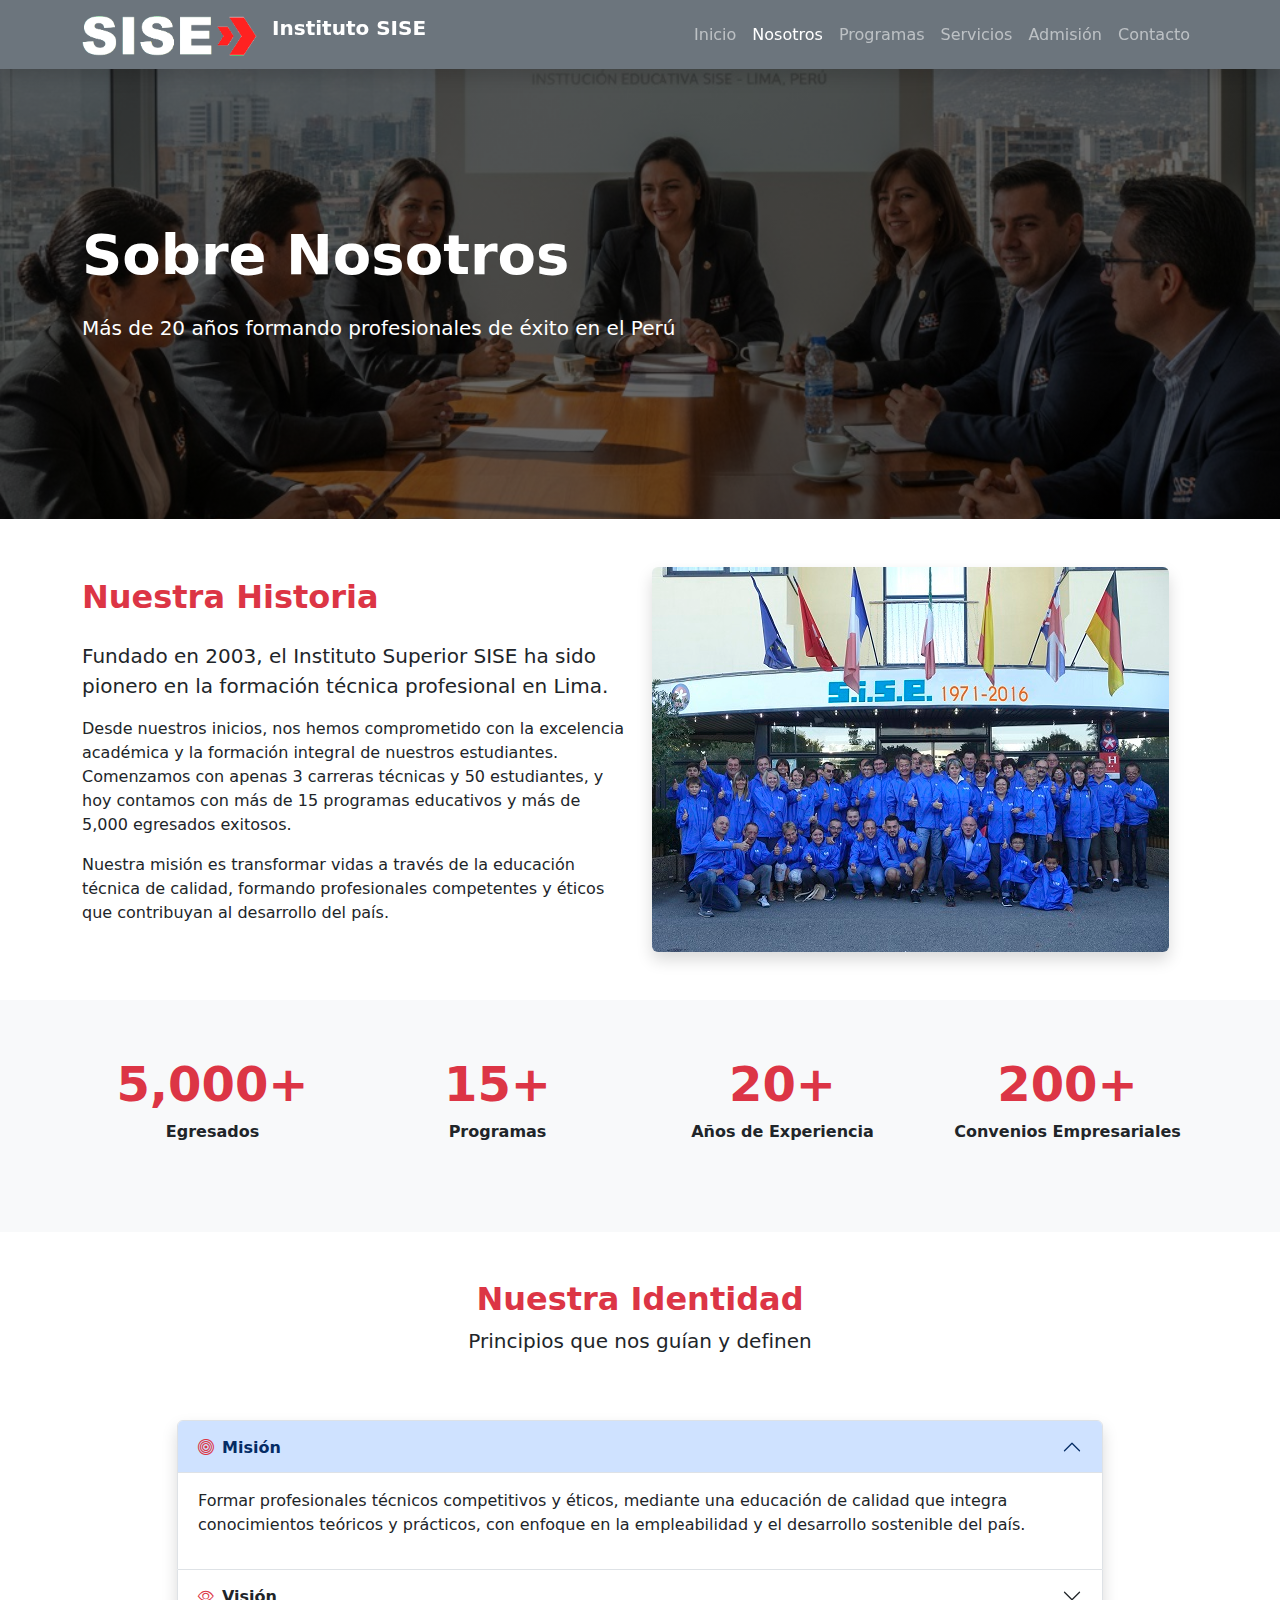
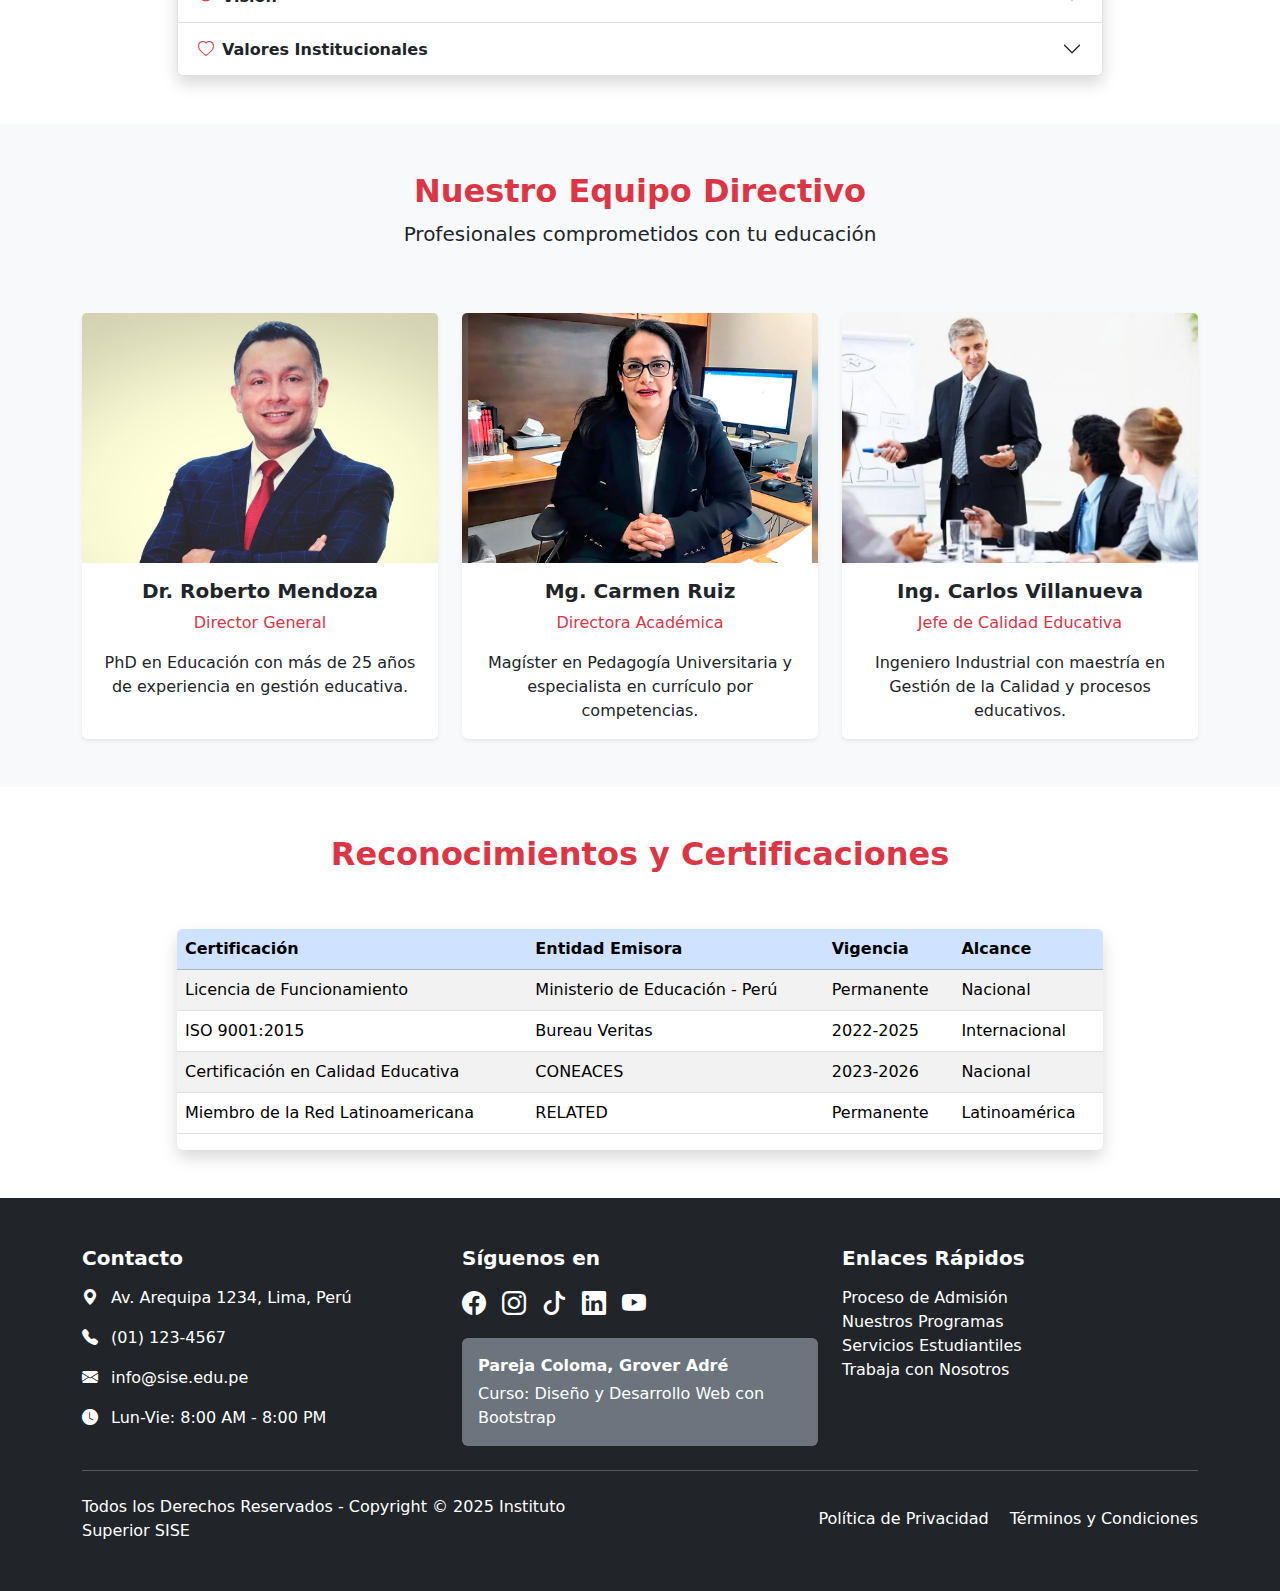
<file: nosotros.html>
<!DOCTYPE html>
<html lang="es">
<head>
    <meta charset="UTF-8">
    <meta name="viewport" content="width=device-width, initial-scale=1.0">
    <title>Nosotros - Instituto Superior SISE</title>

    <!-- En lugar de CDN = Content Delivery Network (Red de distribución de contenidos), se está utilizando el Bootstrap descargado. -->
    <!-- Bootstrap CSS -->
    <link href="bootstrap/css/bootstrap.min.css" rel="stylesheet">
    <!-- Bootstrap JS -->
    <script src="bootstrap/js/bootstrap.bundle.min.js" defer></script>
    <!-- Es mejor colocar los scripts en el <head> con defer, porque permite descargar el JavaScript en paralelo al análisis del HTML y ejecutarlo una vez que todo el DOM esté listo, sin bloquear el renderizado. -->
        
    <!-- Bootstrap Icons -->
    <link rel="stylesheet" href="https://cdn.jsdelivr.net/npm/bootstrap-icons@1.11.1/font/bootstrap-icons.css">
    <!-- Bootstrap CSS -->
    <!-- <link href="https://cdn.jsdelivr.net/npm/bootstrap@5.3.2/dist/css/bootstrap.min.css" rel="stylesheet"> -->
    <!-- Bootstrap JS -->
    <!-- <script src="https://cdn.jsdelivr.net/npm/bootstrap@5.3.2/dist/js/bootstrap.bundle.min.js" defer></script> -->

    <style>
        .hero-section {
            background: linear-gradient(rgba(0, 0, 0, 0.6), rgba(0, 0, 0, 0.6)), url('img/banner-nosotros.jpg');
            background-size: cover;
            background-position: center;
            height: 50vh;
            display: flex;
            align-items: center;
        }
        .img-card-fit {
            object-fit: cover;
            height: 200px;
            width: 100%;
        }
        .team-img {
            object-fit: cover;
            height: 250px;
            width: 100%;
        }
        .stat-number {
            font-size: 3rem;
            font-weight: bold;
            color: #dc3545;
        }
        /* Override de color primario Bootstrap */
        .bg-primary {
            background-color: #dc3545 !important;
        }
        .btn-primary {
            background-color: #dc3545;
            border-color: #dc3545;
        }
        .btn-primary:hover {
            background-color: #bb2d3b;
            border-color: #b02a37;
        }
        .btn-outline-primary {
            color: #dc3545;
            border-color: #dc3545;
        }
        .btn-outline-primary:hover {
            background-color: #dc3545;
            border-color: #dc3545;
        }
        .text-primary {
            color: #dc3545 !important;
        }
        .table-primary {
            background-color: rgba(220, 53, 69, 0.1) !important;
        }
        .border-primary {
            border-color: #dc3545 !important;
        }
        /* Clase personalizada SOLO para el navbar */
        .bg-custom-navbar {
            background-color: #6c757d !important; /* Gris Bootstrap */
        }
    </style>
</head>

<body>
    <!-- Navigation Bar -->
    <nav class="navbar navbar-expand-lg navbar-dark bg-custom-navbar sticky-top shadow">
        <div class="container">
            <a class="navbar-brand fw-bold" href="index.html">
                <img src="img/logo-sise.png" alt="Logo SISE" height="40" class="d-inline-block align-text-top me-2">
                Instituto SISE
            </a>
            <button class="navbar-toggler" type="button" data-bs-toggle="collapse" data-bs-target="#navbarNav">
                <span class="navbar-toggler-icon"></span>
            </button>
            <div class="collapse navbar-collapse" id="navbarNav">
                <ul class="navbar-nav ms-auto">
                    <li class="nav-item">
                        <a class="nav-link" href="index.html">Inicio</a>
                    </li>
                    <li class="nav-item">
                        <a class="nav-link active" href="nosotros.html">Nosotros</a>
                    </li>
                    <li class="nav-item">
                        <a class="nav-link" href="programas.html">Programas</a>
                    </li>
                    <li class="nav-item">
                        <a class="nav-link" href="servicios.html">Servicios</a>
                    </li>
                    <li class="nav-item">
                        <a class="nav-link" href="admision.html">Admisión</a>
                    </li>
                    <li class="nav-item">
                        <a class="nav-link" href="contacto.html">Contacto</a>
                    </li>
                </ul>
            </div>
        </div>
    </nav>

    <!-- Hero Section -->
    <header class="hero-section text-white">
        <div class="container">
            <div class="row">
                <div class="col-lg-8">
                    <h1 class="display-4 fw-bold mb-4">Sobre Nosotros</h1>
                    <p class="lead mb-4">Más de 20 años formando profesionales de éxito en el Perú</p>
                </div>
            </div>
        </div>
    </header>

    <!-- Main Content -->
    <main>
        <!-- Sección: Historia -->
        <section class="py-5">
            <div class="container">
                <div class="row align-items-center">
                    <div class="col-lg-6">
                        <h2 class="fw-bold text-primary mb-4">Nuestra Historia</h2>
                        <p class="lead">Fundado en 2003, el Instituto Superior SISE ha sido pionero en la formación técnica profesional en Lima.</p>
                        <p>Desde nuestros inicios, nos hemos comprometido con la excelencia académica y la formación integral de nuestros estudiantes. Comenzamos con apenas 3 carreras técnicas y 50 estudiantes, y hoy contamos con más de 15 programas educativos y más de 5,000 egresados exitosos.</p>
                        <p>Nuestra misión es transformar vidas a través de la educación técnica de calidad, formando profesionales competentes y éticos que contribuyan al desarrollo del país.</p>
                    </div>
                    <div class="col-lg-6">
                        <img src="img/historia-sise.jpg" alt="Historia SISE" class="img-fluid rounded shadow">
                    </div>
                </div>
            </div>
        </section>

        <!-- Sección: Estadísticas -->
        <section class="py-5 bg-light">
            <div class="container">
                <div class="row text-center">
                    <div class="col-md-3 mb-4">
                        <div class="stat-number">5,000+</div>
                        <p class="fw-bold">Egresados</p>
                    </div>
                    <div class="col-md-3 mb-4">
                        <div class="stat-number">15+</div>
                        <p class="fw-bold">Programas</p>
                    </div>
                    <div class="col-md-3 mb-4">
                        <div class="stat-number">20+</div>
                        <p class="fw-bold">Años de Experiencia</p>
                    </div>
                    <div class="col-md-3 mb-4">
                        <div class="stat-number">200+</div>
                        <p class="fw-bold">Convenios Empresariales</p>
                    </div>
                </div>
            </div>
        </section>

        <!-- Sección: Misión, Visión y Valores (Accordion) -->
        <section class="py-5">
            <div class="container">
                <div class="row text-center mb-5">
                    <div class="col">
                        <h2 class="fw-bold text-primary">Nuestra Identidad</h2>
                        <p class="lead">Principios que nos guían y definen</p>
                    </div>
                </div>
                <div class="row justify-content-center">
                    <div class="col-lg-10">
                        <div class="accordion shadow rounded" id="identidadAccordion">
                            <!-- Misión -->
                            <div class="accordion-item">
                                <h2 class="accordion-header">
                                    <button class="accordion-button" type="button" data-bs-toggle="collapse" data-bs-target="#mision">
                                        <i class="bi bi-bullseye me-2 text-primary"></i>
                                        <strong>Misión</strong>
                                    </button>
                                </h2>
                                <div id="mision" class="accordion-collapse collapse show" data-bs-parent="#identidadAccordion">
                                    <div class="accordion-body">
                                        <p>Formar profesionales técnicos competitivos y éticos, mediante una educación de calidad que integra conocimientos teóricos y prácticos, con enfoque en la empleabilidad y el desarrollo sostenible del país.</p>
                                    </div>
                                </div>
                            </div>
                            <!-- Visión -->
                            <div class="accordion-item">
                                <h2 class="accordion-header">
                                    <button class="accordion-button collapsed" type="button" data-bs-toggle="collapse" data-bs-target="#vision">
                                        <i class="bi bi-eye me-2 text-primary"></i>
                                        <strong>Visión</strong>
                                    </button>
                                </h2>
                                <div id="vision" class="accordion-collapse collapse" data-bs-parent="#identidadAccordion">
                                    <div class="accordion-body">
                                        <p>Ser reconocidos como el instituto líder en formación técnica profesional en el Perú, destacando por la excelencia académica, la innovación educativa y el éxito profesional de nuestros egresados.</p>
                                    </div>
                                </div>
                            </div>
                            <!-- Valores -->
                            <div class="accordion-item">
                                <h2 class="accordion-header">
                                    <button class="accordion-button collapsed" type="button" data-bs-toggle="collapse" data-bs-target="#valores">
                                        <i class="bi bi-heart me-2 text-primary"></i>
                                        <strong>Valores Institucionales</strong>
                                    </button>
                                </h2>
                                <div id="valores" class="accordion-collapse collapse" data-bs-parent="#identidadAccordion">
                                    <div class="accordion-body">
                                        <div class="row">
                                            <div class="col-md-6 mb-3">
                                                <h6 class="fw-bold text-primary">Excelencia</h6>
                                                <p class="mb-0">Buscamos la más alta calidad en todo lo que hacemos.</p>
                                            </div>
                                            <div class="col-md-6 mb-3">
                                                <h6 class="fw-bold text-primary">Integridad</h6>
                                                <p class="mb-0">Actuamos con honestidad y transparencia.</p>
                                            </div>
                                            <div class="col-md-6 mb-3">
                                                <h6 class="fw-bold text-primary">Innovación</h6>
                                                <p class="mb-0">Fomentamos la creatividad y la mejora continua.</p>
                                            </div>
                                            <div class="col-md-6 mb-3">
                                                <h6 class="fw-bold text-primary">Responsabilidad Social</h6>
                                                <p class="mb-0">Contribuimos al desarrollo de nuestra comunidad.</p>
                                            </div>
                                        </div>
                                    </div>
                                </div>
                            </div>
                        </div>
                    </div>
                </div>
            </div>
        </section>

        <!-- Sección: Equipo Directivo -->
        <section class="py-5 bg-light">
            <div class="container">
                <div class="row text-center mb-5">
                    <div class="col">
                        <h2 class="fw-bold text-primary">Nuestro Equipo Directivo</h2>
                        <p class="lead">Profesionales comprometidos con tu educación</p>
                    </div>
                </div>
                <div class="row g-4">
                    <div class="col-md-4">
                        <div class="card h-100 border-0 shadow-sm text-center">
                            <img src="img/director-general.jpg" class="card-img-top team-img" alt="Director General">
                            <div class="card-body">
                                <h5 class="card-title fw-bold">Dr. Roberto Mendoza</h5>
                                <p class="card-text text-primary">Director General</p>
                                <p class="card-text">PhD en Educación con más de 25 años de experiencia en gestión educativa.</p>
                            </div>
                        </div>
                    </div>
                    <div class="col-md-4">
                        <div class="card h-100 border-0 shadow-sm text-center">
                            <img src="img/directora-academica.jpg" class="card-img-top team-img" alt="Directora Académica">
                            <div class="card-body">
                                <h5 class="card-title fw-bold">Mg. Carmen Ruiz</h5>
                                <p class="card-text text-primary">Directora Académica</p>
                                <p class="card-text">Magíster en Pedagogía Universitaria y especialista en currículo por competencias.</p>
                            </div>
                        </div>
                    </div>
                    <div class="col-md-4">
                        <div class="card h-100 border-0 shadow-sm text-center">
                            <img src="img/jefe-calidad.jpg" class="card-img-top team-img" alt="Jefe de Calidad">
                            <div class="card-body">
                                <h5 class="card-title fw-bold">Ing. Carlos Villanueva</h5>
                                <p class="card-text text-primary">Jefe de Calidad Educativa</p>
                                <p class="card-text">Ingeniero Industrial con maestría en Gestión de la Calidad y procesos educativos.</p>
                            </div>
                        </div>
                    </div>
                </div>
            </div>
        </section>

        <!-- Sección: Reconocimientos y Certificaciones -->
        <section class="py-5">
            <div class="container">
                <div class="row text-center mb-5">
                    <div class="col">
                        <h2 class="fw-bold text-primary">Reconocimientos y Certificaciones</h2>
                    </div>
                </div>
                <div class="row justify-content-center">
                    <div class="col-lg-10">
                        <div class="table-responsive shadow rounded">
                            <table class="table table-striped table-hover">
                                <thead class="table-primary">
                                    <tr>
                                        <th>Certificación</th>
                                        <th>Entidad Emisora</th>
                                        <th>Vigencia</th>
                                        <th>Alcance</th>
                                    </tr>
                                </thead>
                                <tbody>
                                    <tr>
                                        <td>Licencia de Funcionamiento</td>
                                        <td>Ministerio de Educación - Perú</td>
                                        <td>Permanente</td>
                                        <td>Nacional</td>
                                    </tr>
                                    <tr>
                                        <td>ISO 9001:2015</td>
                                        <td>Bureau Veritas</td>
                                        <td>2022-2025</td>
                                        <td>Internacional</td>
                                    </tr>
                                    <tr>
                                        <td>Certificación en Calidad Educativa</td>
                                        <td>CONEACES</td>
                                        <td>2023-2026</td>
                                        <td>Nacional</td>
                                    </tr>
                                    <tr>
                                        <td>Miembro de la Red Latinoamericana</td>
                                        <td>RELATED</td>
                                        <td>Permanente</td>
                                        <td>Latinoamérica</td>
                                    </tr>
                                </tbody>
                            </table>
                        </div>
                    </div>
                </div>
            </div>
        </section>
    </main>

    <!-- Footer -->
    <footer class="bg-dark text-white py-5">
        <div class="container">
            <div class="row g-4">
                <!-- Información de Contacto -->
                <div class="col-lg-4">
                    <h5 class="fw-bold mb-3">Contacto</h5>
                    <p><i class="bi bi-geo-alt-fill me-2"></i> Av. Arequipa 1234, Lima, Perú</p>
                    <p><i class="bi bi-telephone-fill me-2"></i> (01) 123-4567</p>
                    <p><i class="bi bi-envelope-fill me-2"></i> info@sise.edu.pe</p>
                    <p><i class="bi bi-clock-fill me-2"></i> Lun-Vie: 8:00 AM - 8:00 PM</p>
                </div>
                
                <!-- Redes Sociales -->
                <div class="col-lg-4">
                    <h5 class="fw-bold mb-3">Síguenos en</h5>
                    <div class="d-flex gap-3 mb-3">
                        <a href="https://www.facebook.com/" target="_blank" class="text-white fs-4"><i class="bi bi-facebook"></i></a>
                        <a href="https://www.instagram.com/" target="_blank" class="text-white fs-4"><i class="bi bi-instagram"></i></a>
                        <a href="https://www.tiktok.com/" target="_blank" class="text-white fs-4"><i class="bi bi-tiktok"></i></a>
                        <a href="https://www.linkedin.com/" target="_blank" class="text-white fs-4"><i class="bi bi-linkedin"></i></a>
                        <a href="https://www.youtube.com/" target="_blank" class="text-white fs-4"><i class="bi bi-youtube"></i></a>
                    </div>
                    <div class="bg-secondary p-3 rounded">
                        <p class="mb-1"><strong>Pareja Coloma, Grover Adré</strong></p>
                        <p class="mb-0">Curso: Diseño y Desarrollo Web con Bootstrap</p>
                    </div>
                </div>
                
                <!-- Enlaces Rápidos -->
                <div class="col-lg-4">
                    <h5 class="fw-bold mb-3">Enlaces Rápidos</h5>
                    <ul class="list-unstyled">
                        <li><a href="admision.html" class="text-white text-decoration-none">Proceso de Admisión</a></li>
                        <li><a href="programas.html" class="text-white text-decoration-none">Nuestros Programas</a></li>
                        <li><a href="servicios.html" class="text-white text-decoration-none">Servicios Estudiantiles</a></li>
                        <li><a href="contacto.html" class="text-white text-decoration-none">Trabaja con Nosotros</a></li>
                    </ul>
                </div>
            </div>
            
            <hr class="my-4">
            
            <!-- Copyright -->
            <div class="row align-items-center">
                <div class="col-md-6">
                    <p class="mb-0">Todos los Derechos Reservados - Copyright © 2025 Instituto Superior SISE</p>
                </div>
                <div class="col-md-6 text-md-end">
                    <a href="#" class="text-white text-decoration-none me-3">Política de Privacidad</a>
                    <a href="#" class="text-white text-decoration-none">Términos y Condiciones</a>
                </div>
            </div>
        </div>
    </footer>

</body>
</html>
</file>
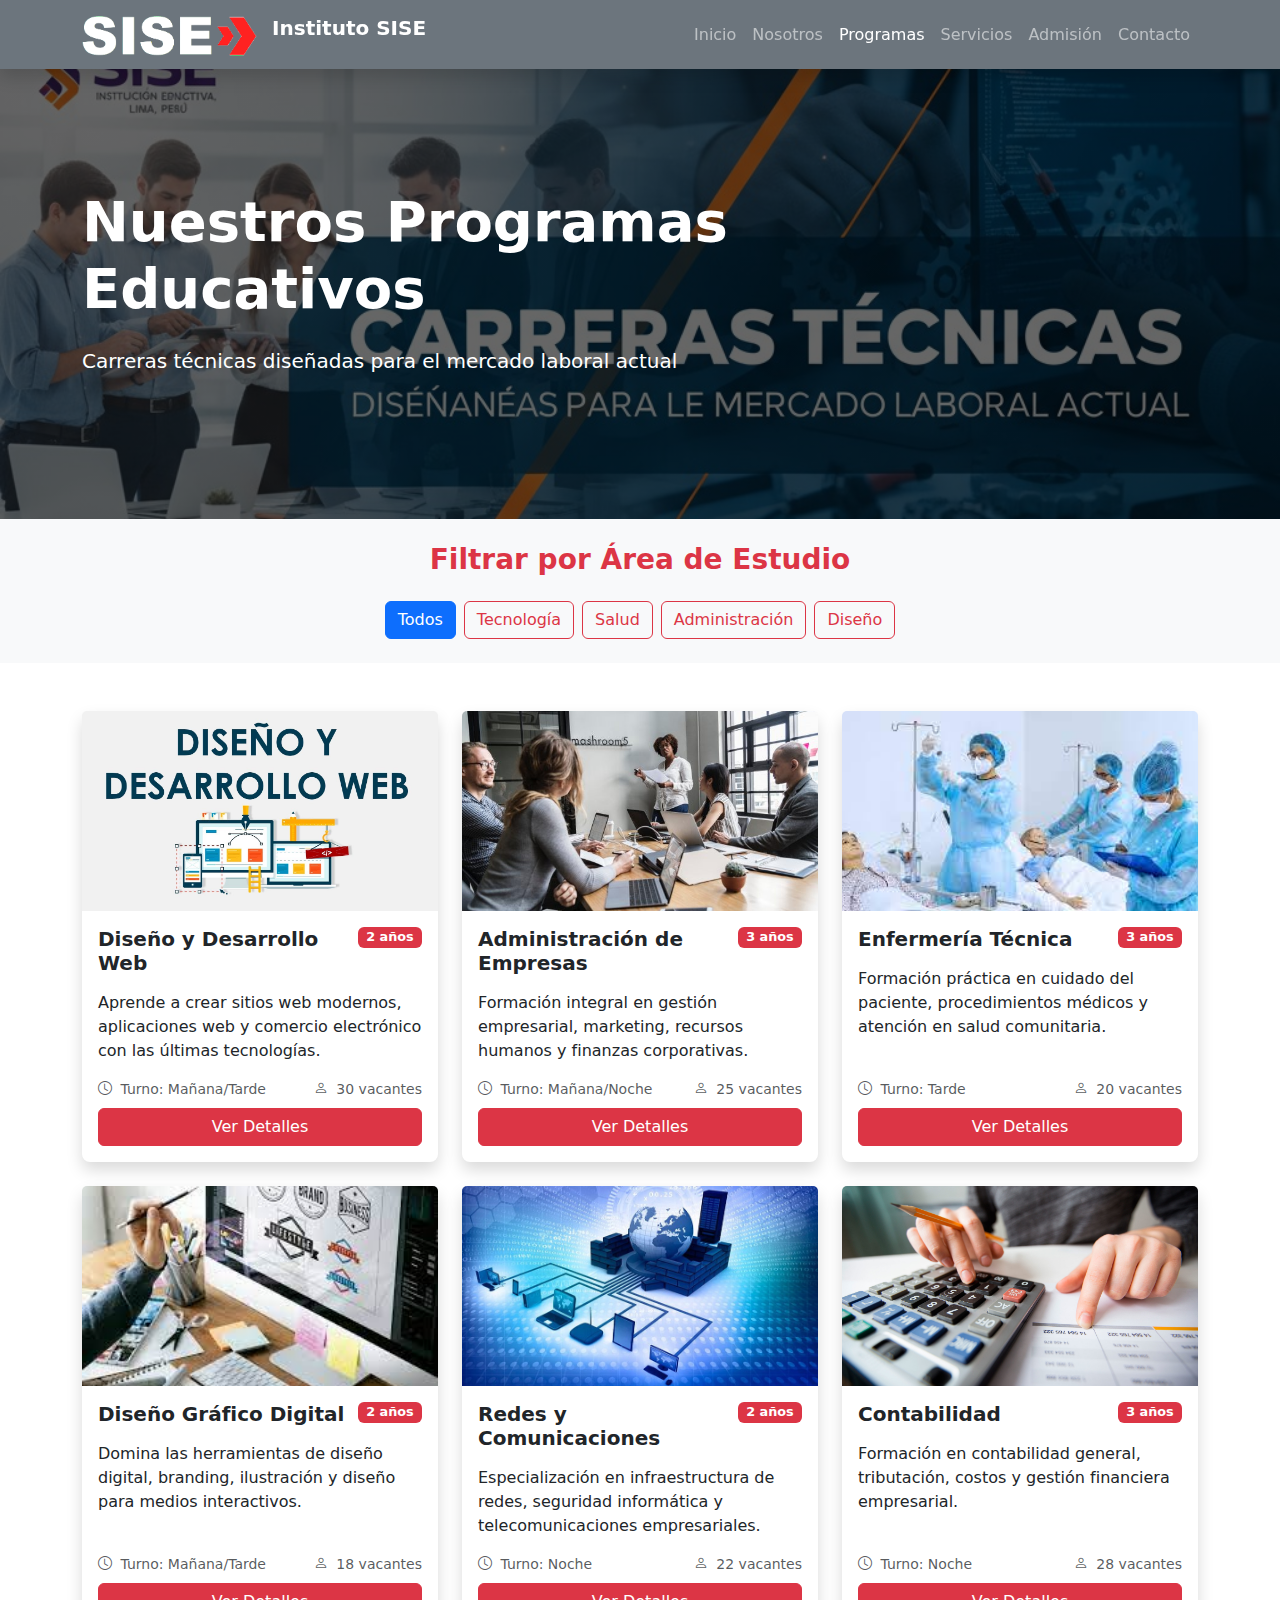
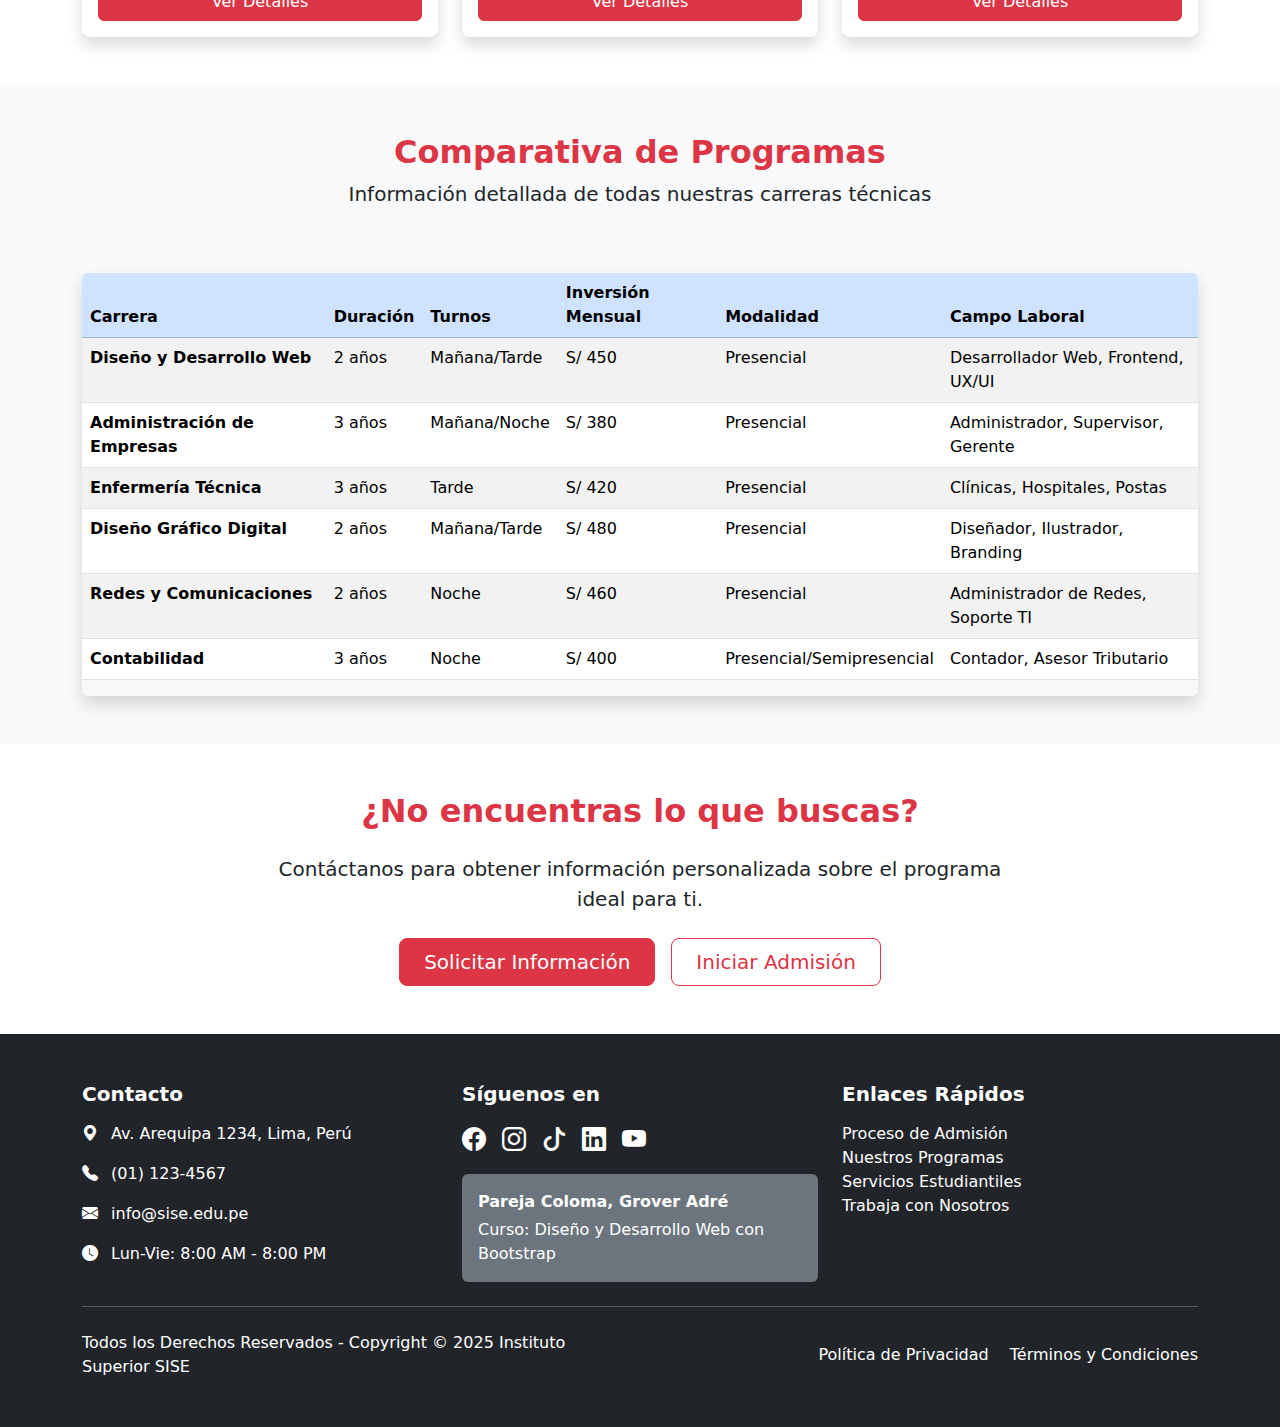
<file: programas.html>
<!DOCTYPE html>
<html lang="es">
<head>
    <meta charset="UTF-8">
    <meta name="viewport" content="width=device-width, initial-scale=1.0">
    <title>Programas Educativos - Instituto Superior SISE</title>

    <!-- En lugar de CDN = Content Delivery Network (Red de distribución de contenidos), se está utilizando el Bootstrap descargado. -->
    <!-- Bootstrap CSS -->
    <link href="bootstrap/css/bootstrap.min.css" rel="stylesheet">
    <!-- Bootstrap JS -->
    <script src="bootstrap/js/bootstrap.bundle.min.js" defer></script>
    <script src="js/programas.js" defer></script>
    <!-- Es mejor colocar los scripts en el <head> con defer, porque permite descargar el JavaScript en paralelo al análisis del HTML y ejecutarlo una vez que todo el DOM esté listo, sin bloquear el renderizado. -->
        
    <!-- Bootstrap Icons -->
    <link rel="stylesheet" href="https://cdn.jsdelivr.net/npm/bootstrap-icons@1.11.1/font/bootstrap-icons.css">
    <!-- Bootstrap CSS -->
    <!-- <link href="https://cdn.jsdelivr.net/npm/bootstrap@5.3.2/dist/css/bootstrap.min.css" rel="stylesheet"> -->
    <!-- Bootstrap JS -->
    <!-- <script src="https://cdn.jsdelivr.net/npm/bootstrap@5.3.2/dist/js/bootstrap.bundle.min.js" defer></script> -->

    <style>
        .hero-section {
            background: linear-gradient(rgba(0, 0, 0, 0.6), rgba(0, 0, 0, 0.6)), url('img/banner-programas.jpg');
            background-size: cover;
            background-position: center;
            height: 50vh;
            display: flex;
            align-items: center;
        }
        .programa-img {
            object-fit: cover;
            height: 200px;
            width: 100%;
        }
        .badge-duration {
            font-size: 0.8rem;
        }
        .modal-img {
            object-fit: cover;
            height: 200px;
            width: 100%;
        }
        /* Override de color primario Bootstrap */
        .bg-primary {
            background-color: #dc3545 !important;
        }
        .btn-primary {
            background-color: #dc3545;
            border-color: #dc3545;
        }
        .btn-primary:hover {
            background-color: #bb2d3b;
            border-color: #b02a37;
        }
        .btn-outline-primary {
            color: #dc3545;
            border-color: #dc3545;
        }
        .btn-outline-primary:hover {
            background-color: #dc3545;
            border-color: #dc3545;
        }
        .text-primary {
            color: #dc3545 !important;
        }
        .table-primary {
            background-color: rgba(220, 53, 69, 0.1) !important;
        }
        .border-primary {
            border-color: #dc3545 !important;
        }
        /* Clase personalizada SOLO para el navbar */
        .bg-custom-navbar {
            background-color: #6c757d !important; /* Gris Bootstrap */
        }
    </style>
</head>
<body>
    <!-- Navigation Bar -->
    <nav class="navbar navbar-expand-lg navbar-dark bg-custom-navbar sticky-top shadow">
        <div class="container">
            <a class="navbar-brand fw-bold" href="index.html">
                <img src="img/logo-sise.png" alt="Logo SISE" height="40" class="d-inline-block align-text-top me-2">
                Instituto SISE
            </a>
            <button class="navbar-toggler" type="button" data-bs-toggle="collapse" data-bs-target="#navbarNav">
                <span class="navbar-toggler-icon"></span>
            </button>
            <div class="collapse navbar-collapse" id="navbarNav">
                <ul class="navbar-nav ms-auto">
                    <li class="nav-item">
                        <a class="nav-link" href="index.html">Inicio</a>
                    </li>
                    <li class="nav-item">
                        <a class="nav-link" href="nosotros.html">Nosotros</a>
                    </li>
                    <li class="nav-item">
                        <a class="nav-link active" href="programas.html">Programas</a>
                    </li>
                    <li class="nav-item">
                        <a class="nav-link" href="servicios.html">Servicios</a>
                    </li>
                    <li class="nav-item">
                        <a class="nav-link" href="admision.html">Admisión</a>
                    </li>
                    <li class="nav-item">
                        <a class="nav-link" href="contacto.html">Contacto</a>
                    </li>
                </ul>
            </div>
        </div>
    </nav>

    <!-- Hero Section -->
    <header class="hero-section text-white">
        <div class="container">
            <div class="row">
                <div class="col-lg-8">
                    <h1 class="display-4 fw-bold mb-4">Nuestros Programas Educativos</h1>
                    <p class="lead mb-4">Carreras técnicas diseñadas para el mercado laboral actual</p>
                </div>
            </div>
        </div>
    </header>

    <!-- Main Content -->
    <main>
        <!-- Sección: Filtros por Área -->
        <section class="py-4 bg-light">
            <div class="container">
                <div class="row text-center">
                    <div class="col">
                        <h3 class="fw-bold text-primary mb-4">Filtrar por Área de Estudio</h3>
                        <div class="d-flex flex-wrap justify-content-center gap-2">
                            <button class="btn btn-outline-primary active" data-filter="all">Todos</button>
                            <button class="btn btn-outline-primary" data-filter="tecnologia">Tecnología</button>
                            <button class="btn btn-outline-primary" data-filter="salud">Salud</button>
                            <button class="btn btn-outline-primary" data-filter="administracion">Administración</button>
                            <button class="btn btn-outline-primary" data-filter="diseno">Diseño</button>
                        </div>
                    </div>
                </div>
            </div>
        </section>

        <!-- Sección: Programas Disponibles -->
        <section class="py-5">
            <div class="container">
                <div class="row g-4" id="programas-container">
                    <!-- Programa 1 - Tecnología -->
                    <div class="col-lg-4 col-md-6" data-category="tecnologia">
                        <div class="card h-100 shadow border-0 rounded-3">
                            <img src="img/programa-web.jpg" class="card-img-top programa-img" alt="Diseño y Desarrollo Web">
                            <div class="card-body d-flex flex-column">
                                <div class="d-flex justify-content-between align-items-start mb-2">
                                    <h5 class="card-title fw-bold">Diseño y Desarrollo Web</h5>
                                    <span class="badge bg-primary badge-duration">2 años</span>
                                </div>
                                <p class="card-text flex-grow-1">Aprende a crear sitios web modernos, aplicaciones web y comercio electrónico con las últimas tecnologías.</p>
                                <div class="mt-auto">
                                    <div class="d-flex justify-content-between align-items-center mb-2">
                                        <small class="text-muted"><i class="bi bi-clock me-1"></i> Turno: Mañana/Tarde</small>
                                        <small class="text-muted"><i class="bi bi-person me-1"></i> 30 vacantes</small>
                                    </div>
                                    <button class="btn btn-primary w-100" data-bs-toggle="modal" data-bs-target="#modalWeb">
                                        Ver Detalles
                                    </button>
                                </div>
                            </div>
                        </div>
                    </div>

                    <!-- Programa 2 - Administración -->
                    <div class="col-lg-4 col-md-6" data-category="administracion">
                        <div class="card h-100 shadow border-0 rounded-3">
                            <img src="img/programa-administracion.jpg" class="card-img-top programa-img" alt="Administración de Empresas">
                            <div class="card-body d-flex flex-column">
                                <div class="d-flex justify-content-between align-items-start mb-2">
                                    <h5 class="card-title fw-bold">Administración de Empresas</h5>
                                    <span class="badge bg-primary badge-duration">3 años</span>
                                </div>
                                <p class="card-text flex-grow-1">Formación integral en gestión empresarial, marketing, recursos humanos y finanzas corporativas.</p>
                                <div class="mt-auto">
                                    <div class="d-flex justify-content-between align-items-center mb-2">
                                        <small class="text-muted"><i class="bi bi-clock me-1"></i> Turno: Mañana/Noche</small>
                                        <small class="text-muted"><i class="bi bi-person me-1"></i> 25 vacantes</small>
                                    </div>
                                    <button class="btn btn-primary w-100" data-bs-toggle="modal" data-bs-target="#modalAdministracion">
                                        Ver Detalles
                                    </button>
                                </div>
                            </div>
                        </div>
                    </div>

                    <!-- Programa 3 - Salud -->
                    <div class="col-lg-4 col-md-6" data-category="salud">
                        <div class="card h-100 shadow border-0 rounded-3">
                            <img src="img/programa-enfermeria.jpg" class="card-img-top programa-img" alt="Enfermería Técnica">
                            <div class="card-body d-flex flex-column">
                                <div class="d-flex justify-content-between align-items-start mb-2">
                                    <h5 class="card-title fw-bold">Enfermería Técnica</h5>
                                    <span class="badge bg-primary badge-duration">3 años</span>
                                </div>
                                <p class="card-text flex-grow-1">Formación práctica en cuidado del paciente, procedimientos médicos y atención en salud comunitaria.</p>
                                <div class="mt-auto">
                                    <div class="d-flex justify-content-between align-items-center mb-2">
                                        <small class="text-muted"><i class="bi bi-clock me-1"></i> Turno: Tarde</small>
                                        <small class="text-muted"><i class="bi bi-person me-1"></i> 20 vacantes</small>
                                    </div>
                                    <button class="btn btn-primary w-100" data-bs-toggle="modal" data-bs-target="#modalEnfermeria">
                                        Ver Detalles
                                    </button>
                                </div>
                            </div>
                        </div>
                    </div>

                    <!-- Programa 4 - Diseño -->
                    <div class="col-lg-4 col-md-6" data-category="diseno">
                        <div class="card h-100 shadow border-0 rounded-3">
                            <img src="img/programa-diseno.jpg" class="card-img-top programa-img" alt="Diseño Gráfico Digital">
                            <div class="card-body d-flex flex-column">
                                <div class="d-flex justify-content-between align-items-start mb-2">
                                    <h5 class="card-title fw-bold">Diseño Gráfico Digital</h5>
                                    <span class="badge bg-primary badge-duration">2 años</span>
                                </div>
                                <p class="card-text flex-grow-1">Domina las herramientas de diseño digital, branding, ilustración y diseño para medios interactivos.</p>
                                <div class="mt-auto">
                                    <div class="d-flex justify-content-between align-items-center mb-2">
                                        <small class="text-muted"><i class="bi bi-clock me-1"></i> Turno: Mañana/Tarde</small>
                                        <small class="text-muted"><i class="bi bi-person me-1"></i> 18 vacantes</small>
                                    </div>
                                    <button class="btn btn-primary w-100" data-bs-toggle="modal" data-bs-target="#modalDiseno">
                                        Ver Detalles
                                    </button>
                                </div>
                            </div>
                        </div>
                    </div>

                    <!-- Programa 5 - Tecnología -->
                    <div class="col-lg-4 col-md-6" data-category="tecnologia">
                        <div class="card h-100 shadow border-0 rounded-3">
                            <img src="img/programa-redes.jpg" class="card-img-top programa-img" alt="Redes y Comunicaciones">
                            <div class="card-body d-flex flex-column">
                                <div class="d-flex justify-content-between align-items-start mb-2">
                                    <h5 class="card-title fw-bold">Redes y Comunicaciones</h5>
                                    <span class="badge bg-primary badge-duration">2 años</span>
                                </div>
                                <p class="card-text flex-grow-1">Especialización en infraestructura de redes, seguridad informática y telecomunicaciones empresariales.</p>
                                <div class="mt-auto">
                                    <div class="d-flex justify-content-between align-items-center mb-2">
                                        <small class="text-muted"><i class="bi bi-clock me-1"></i> Turno: Noche</small>
                                        <small class="text-muted"><i class="bi bi-person me-1"></i> 22 vacantes</small>
                                    </div>
                                    <button class="btn btn-primary w-100" data-bs-toggle="modal" data-bs-target="#modalRedes">
                                        Ver Detalles
                                    </button>
                                </div>
                            </div>
                        </div>
                    </div>

                    <!-- Programa 6 - Administración -->
                    <div class="col-lg-4 col-md-6" data-category="administracion">
                        <div class="card h-100 shadow border-0 rounded-3">
                            <img src="img/programa-contabilidad.jpg" class="card-img-top programa-img" alt="Contabilidad">
                            <div class="card-body d-flex flex-column">
                                <div class="d-flex justify-content-between align-items-start mb-2">
                                    <h5 class="card-title fw-bold">Contabilidad</h5>
                                    <span class="badge bg-primary badge-duration">3 años</span>
                                </div>
                                <p class="card-text flex-grow-1">Formación en contabilidad general, tributación, costos y gestión financiera empresarial.</p>
                                <div class="mt-auto">
                                    <div class="d-flex justify-content-between align-items-center mb-2">
                                        <small class="text-muted"><i class="bi bi-clock me-1"></i> Turno: Noche</small>
                                        <small class="text-muted"><i class="bi bi-person me-1"></i> 28 vacantes</small>
                                    </div>
                                    <button class="btn btn-primary w-100" data-bs-toggle="modal" data-bs-target="#modalContabilidad">
                                        Ver Detalles
                                    </button>
                                </div>
                            </div>
                        </div>
                    </div>
                </div>
            </div>
        </section>

        <!-- Sección: Tabla Comparativa -->
        <section class="py-5 bg-light">
            <div class="container">
                <div class="row text-center mb-5">
                    <div class="col">
                        <h2 class="fw-bold text-primary">Comparativa de Programas</h2>
                        <p class="lead">Información detallada de todas nuestras carreras técnicas</p>
                    </div>
                </div>
                <div class="row justify-content-center">
                    <div class="col-12">
                        <div class="table-responsive shadow rounded">
                            <table class="table table-striped table-hover">
                                <thead class="table-primary">
                                    <tr>
                                        <th>Carrera</th>
                                        <th>Duración</th>
                                        <th>Turnos</th>
                                        <th>Inversión Mensual</th>
                                        <th>Modalidad</th>
                                        <th>Campo Laboral</th>
                                    </tr>
                                </thead>
                                <tbody>
                                    <tr>
                                        <td><strong>Diseño y Desarrollo Web</strong></td>
                                        <td>2 años</td>
                                        <td>Mañana/Tarde</td>
                                        <td>S/ 450</td>
                                        <td>Presencial</td>
                                        <td>Desarrollador Web, Frontend, UX/UI</td>
                                    </tr>
                                    <tr>
                                        <td><strong>Administración de Empresas</strong></td>
                                        <td>3 años</td>
                                        <td>Mañana/Noche</td>
                                        <td>S/ 380</td>
                                        <td>Presencial</td>
                                        <td>Administrador, Supervisor, Gerente</td>
                                    </tr>
                                    <tr>
                                        <td><strong>Enfermería Técnica</strong></td>
                                        <td>3 años</td>
                                        <td>Tarde</td>
                                        <td>S/ 420</td>
                                        <td>Presencial</td>
                                        <td>Clínicas, Hospitales, Postas</td>
                                    </tr>
                                    <tr>
                                        <td><strong>Diseño Gráfico Digital</strong></td>
                                        <td>2 años</td>
                                        <td>Mañana/Tarde</td>
                                        <td>S/ 480</td>
                                        <td>Presencial</td>
                                        <td>Diseñador, Ilustrador, Branding</td>
                                    </tr>
                                    <tr>
                                        <td><strong>Redes y Comunicaciones</strong></td>
                                        <td>2 años</td>
                                        <td>Noche</td>
                                        <td>S/ 460</td>
                                        <td>Presencial</td>
                                        <td>Administrador de Redes, Soporte TI</td>
                                    </tr>
                                    <tr>
                                        <td><strong>Contabilidad</strong></td>
                                        <td>3 años</td>
                                        <td>Noche</td>
                                        <td>S/ 400</td>
                                        <td>Presencial/Semipresencial</td>
                                        <td>Contador, Asesor Tributario</td>
                                    </tr>
                                </tbody>
                            </table>
                        </div>
                    </div>
                </div>
            </div>
        </section>

        <!-- Sección: CTA -->
        <section class="py-5">
            <div class="container">
                <div class="row text-center">
                    <div class="col-lg-8 mx-auto">
                        <h2 class="fw-bold text-primary mb-4">¿No encuentras lo que buscas?</h2>
                        <p class="lead mb-4">Contáctanos para obtener información personalizada sobre el programa ideal para ti.</p>
                        <div class="d-flex gap-3 justify-content-center flex-wrap">
                            <a href="contacto.html" class="btn btn-primary btn-lg px-4">Solicitar Información</a>
                            <a href="admision.html" class="btn btn-outline-primary btn-lg px-4">Iniciar Admisión</a>
                        </div>
                    </div>
                </div>
            </div>
        </section>
    </main>

    <!-- Modales para cada programa -->
    
    <!-- Modal Diseño y Desarrollo Web -->
    <div class="modal fade" id="modalWeb" tabindex="-1">
        <div class="modal-dialog modal-lg">
            <div class="modal-content">
                <div class="modal-header">
                    <h5 class="modal-title fw-bold">Diseño y Desarrollo Web</h5>
                    <button type="button" class="btn-close" data-bs-dismiss="modal"></button>
                </div>
                <div class="modal-body">
                    <img src="img/programa-web.jpg" class="modal-img rounded mb-3" alt="Diseño y Desarrollo Web">
                    <h6 class="text-primary fw-bold">Descripción del Programa</h6>
                    <p>Formación integral en desarrollo web frontend y backend, diseño de interfaces de usuario y experiencia de usuario (UX/UI).</p>
                    
                    <h6 class="text-primary fw-bold mt-4">Plan de Estudios</h6>
                    <ul>
                        <li>HTML5, CSS3, JavaScript</li>
                        <li>React.js y Vue.js</li>
                        <li>Node.js y Bases de Datos</li>
                        <li>Diseño UX/UI</li>
                        <li>Comercio Electrónico</li>
                    </ul>
                    
                    <h6 class="text-primary fw-bold mt-4">Requisitos de Admisión</h6>
                    <ul>
                        <li>Certificado de estudios secundarios</li>
                        <li>DNI original y copia</li>
                        <li>Fotos tamaño carnet</li>
                    </ul>
                </div>
                <div class="modal-footer">
                    <button type="button" class="btn btn-secondary" data-bs-dismiss="modal">Cerrar</button>
                    <a href="admision.html" class="btn btn-primary">Postular Ahora</a>
                </div>
            </div>
        </div>
    </div>

    <!-- Footer -->
    <footer class="bg-dark text-white py-5">
        <div class="container">
            <div class="row g-4">
                <!-- Información de Contacto -->
                <div class="col-lg-4">
                    <h5 class="fw-bold mb-3">Contacto</h5>
                    <p><i class="bi bi-geo-alt-fill me-2"></i> Av. Arequipa 1234, Lima, Perú</p>
                    <p><i class="bi bi-telephone-fill me-2"></i> (01) 123-4567</p>
                    <p><i class="bi bi-envelope-fill me-2"></i> info@sise.edu.pe</p>
                    <p><i class="bi bi-clock-fill me-2"></i> Lun-Vie: 8:00 AM - 8:00 PM</p>
                </div>
                
                <!-- Redes Sociales -->
                <div class="col-lg-4">
                    <h5 class="fw-bold mb-3">Síguenos en</h5>
                    <div class="d-flex gap-3 mb-3">
                        <a href="https://www.facebook.com/" target="_blank" class="text-white fs-4"><i class="bi bi-facebook"></i></a>
                        <a href="https://www.instagram.com/" target="_blank" class="text-white fs-4"><i class="bi bi-instagram"></i></a>
                        <a href="https://www.tiktok.com/" target="_blank" class="text-white fs-4"><i class="bi bi-tiktok"></i></a>
                        <a href="https://www.linkedin.com/" target="_blank" class="text-white fs-4"><i class="bi bi-linkedin"></i></a>
                        <a href="https://www.youtube.com/" target="_blank" class="text-white fs-4"><i class="bi bi-youtube"></i></a>
                    </div>
                    <div class="bg-secondary p-3 rounded">
                        <p class="mb-1"><strong>Pareja Coloma, Grover Adré</strong></p>
                        <p class="mb-0">Curso: Diseño y Desarrollo Web con Bootstrap</p>
                    </div>
                </div>
                
                <!-- Enlaces Rápidos -->
                <div class="col-lg-4">
                    <h5 class="fw-bold mb-3">Enlaces Rápidos</h5>
                    <ul class="list-unstyled">
                        <li><a href="admision.html" class="text-white text-decoration-none">Proceso de Admisión</a></li>
                        <li><a href="programas.html" class="text-white text-decoration-none">Nuestros Programas</a></li>
                        <li><a href="servicios.html" class="text-white text-decoration-none">Servicios Estudiantiles</a></li>
                        <li><a href="contacto.html" class="text-white text-decoration-none">Trabaja con Nosotros</a></li>
                    </ul>
                </div>
            </div>
            
            <hr class="my-4">
            
            <!-- Copyright -->
            <div class="row align-items-center">
                <div class="col-md-6">
                    <p class="mb-0">Todos los Derechos Reservados - Copyright © 2025 Instituto Superior SISE</p>
                </div>
                <div class="col-md-6 text-md-end">
                    <a href="#" class="text-white text-decoration-none me-3">Política de Privacidad</a>
                    <a href="#" class="text-white text-decoration-none">Términos y Condiciones</a>
                </div>
            </div>
        </div>
    </footer>

</body>
</html>
</file>
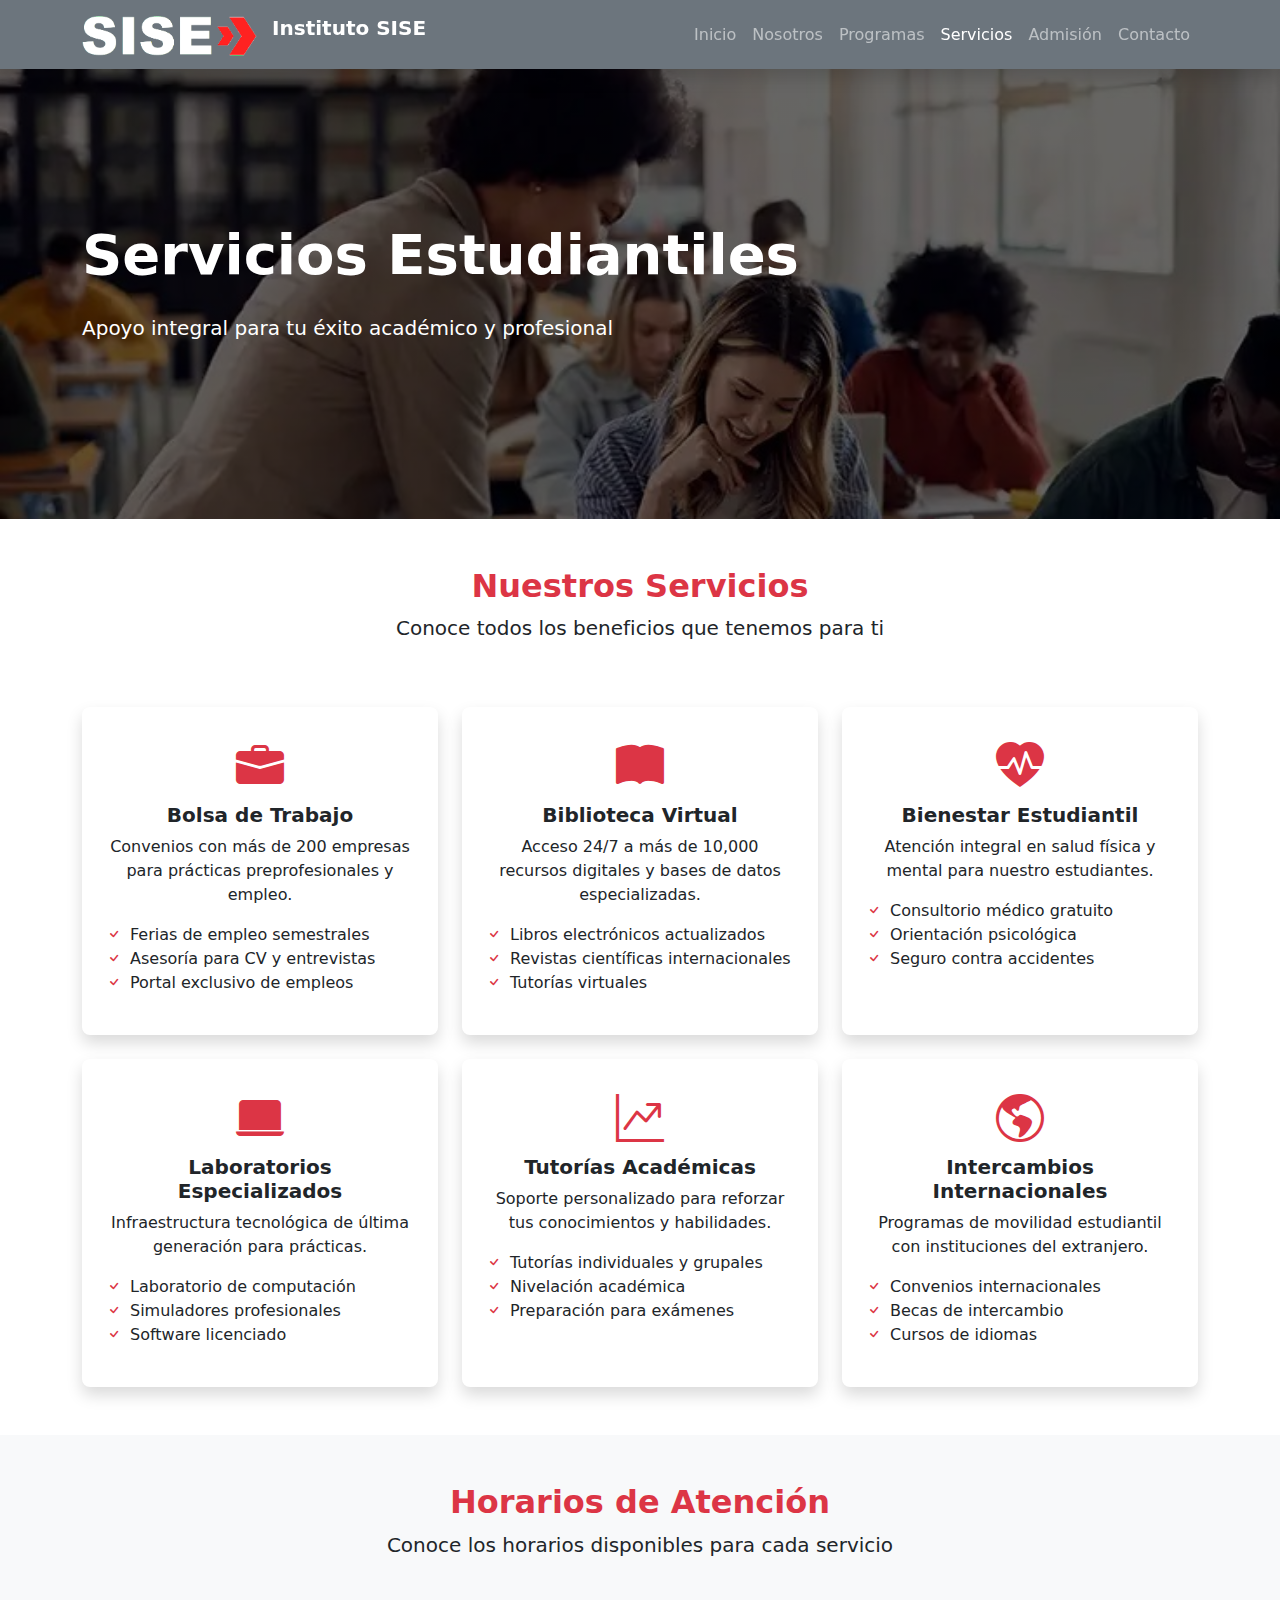
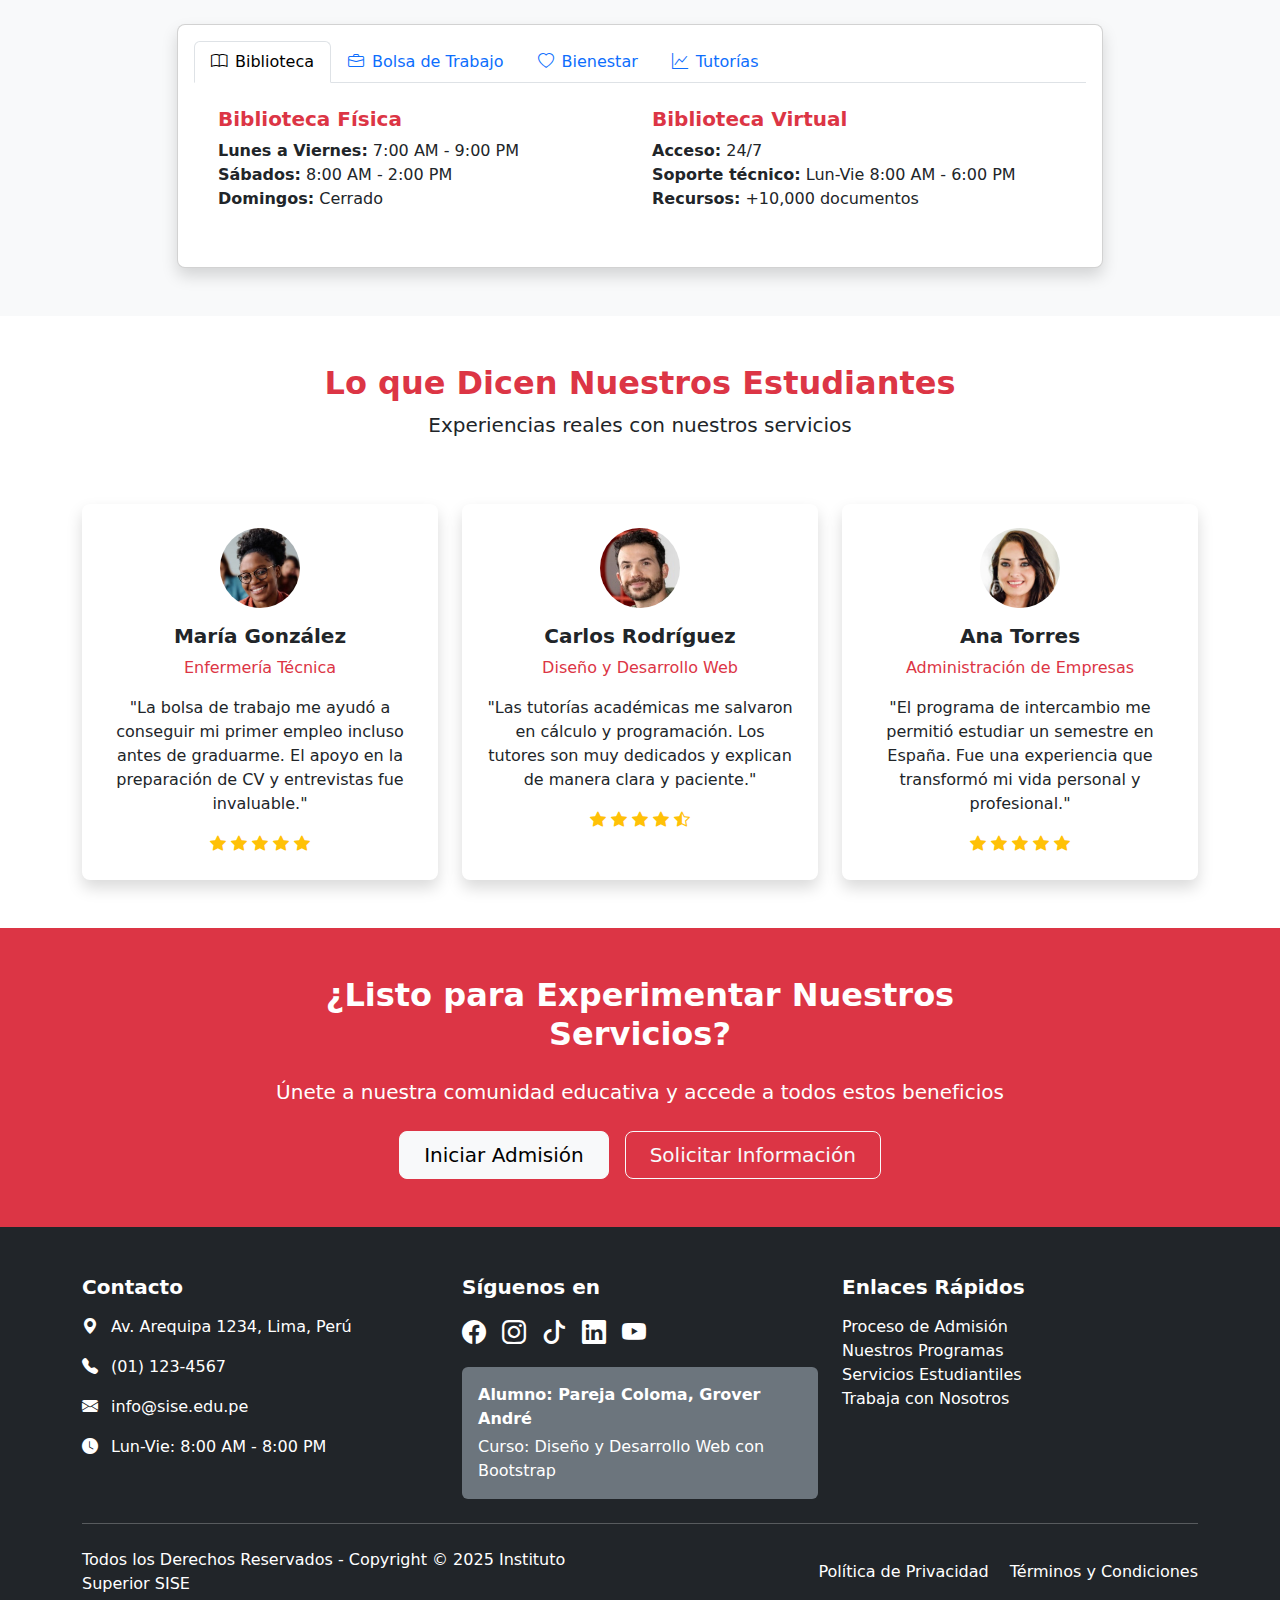
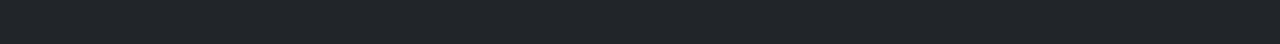
<file: servicios.html>
<!DOCTYPE html>
<html lang="es">
<head>
    <meta charset="UTF-8">
    <meta name="viewport" content="width=device-width, initial-scale=1.0">
    <title>Servicios Estudiantiles - Instituto Superior SISE</title>

    <!-- En lugar de CDN = Content Delivery Network (Red de distribución de contenidos), se está utilizando el Bootstrap descargado. -->
    <!-- Bootstrap CSS -->
    <link href="bootstrap/css/bootstrap.min.css" rel="stylesheet">
    <link rel="stylesheet" href="css/servicios.css">
    <!-- Bootstrap JS -->
    <script src="bootstrap/js/bootstrap.bundle.min.js" defer></script>
    <!-- Es mejor colocar los scripts en el <head> con defer, porque permite descargar el JavaScript en paralelo al análisis del HTML y ejecutarlo una vez que todo el DOM esté listo, sin bloquear el renderizado. -->
        
    <!-- Bootstrap Icons -->
    <link rel="stylesheet" href="https://cdn.jsdelivr.net/npm/bootstrap-icons@1.11.1/font/bootstrap-icons.css">
    <!-- Bootstrap CSS -->
    <!-- <link href="https://cdn.jsdelivr.net/npm/bootstrap@5.3.2/dist/css/bootstrap.min.css" rel="stylesheet"> -->
    <!-- Bootstrap JS -->
    <!-- <script src="https://cdn.jsdelivr.net/npm/bootstrap@5.3.2/dist/js/bootstrap.bundle.min.js" defer></script> -->
</head>

<body>
    <!-- Navigation Bar -->
    <nav class="navbar navbar-expand-lg navbar-dark bg-custom-navbar sticky-top shadow">
        <div class="container">
            <a class="navbar-brand fw-bold" href="index.html">
                <img src="img/logo-sise.png" alt="Logo SISE" height="40" class="d-inline-block align-text-top me-2">
                Instituto SISE
            </a>
            <button class="navbar-toggler" type="button" data-bs-toggle="collapse" data-bs-target="#navbarNav">
                <span class="navbar-toggler-icon"></span>
            </button>
            <div class="collapse navbar-collapse" id="navbarNav">
                <ul class="navbar-nav ms-auto">
                    <li class="nav-item">
                        <a class="nav-link" href="index.html">Inicio</a>
                    </li>
                    <li class="nav-item">
                        <a class="nav-link" href="nosotros.html">Nosotros</a>
                    </li>
                    <li class="nav-item">
                        <a class="nav-link" href="programas.html">Programas</a>
                    </li>
                    <li class="nav-item">
                        <a class="nav-link active" href="servicios.html">Servicios</a>
                    </li>
                    <li class="nav-item">
                        <a class="nav-link" href="admision.html">Admisión</a>
                    </li>
                    <li class="nav-item">
                        <a class="nav-link" href="contacto.html">Contacto</a>
                    </li>
                </ul>
            </div>
        </div>
    </nav>

    <!-- Hero Section -->
    <header class="hero-section text-white">
        <div class="container">
            <div class="row">
                <div class="col-lg-8">
                    <h1 class="display-4 fw-bold mb-4">Servicios Estudiantiles</h1>
                    <p class="lead mb-4">Apoyo integral para tu éxito académico y profesional</p>
                </div>
            </div>
        </div>
    </header>

    <!-- Main Content -->
    <main>
        <!-- Sección: Servicios Principales -->
        <section class="py-5">
            <div class="container">
                <div class="row text-center mb-5">
                    <div class="col">
                        <h2 class="fw-bold text-primary">Nuestros Servicios</h2>
                        <p class="lead">Conoce todos los beneficios que tenemos para ti</p>
                    </div>
                </div>
                <div class="row g-4">
                    <!-- Servicio 1 -->
                    <div class="col-lg-4 col-md-6">
                        <div class="card service-card border-0 shadow rounded-3">
                            <div class="card-body text-center p-4">
                                <i class="bi bi-briefcase-fill text-primary service-icon"></i>
                                <h5 class="card-title fw-bold">Bolsa de Trabajo</h5>
                                <p class="card-text">Convenios con más de 200 empresas para prácticas preprofesionales y empleo.</p>
                                <ul class="list-unstyled text-start">
                                    <li><i class="bi bi-check text-primary me-2"></i>Ferias de empleo semestrales</li>
                                    <li><i class="bi bi-check text-primary me-2"></i>Asesoría para CV y entrevistas</li>
                                    <li><i class="bi bi-check text-primary me-2"></i>Portal exclusivo de empleos</li>
                                </ul>
                            </div>
                        </div>
                    </div>

                    <!-- Servicio 2 -->
                    <div class="col-lg-4 col-md-6">
                        <div class="card service-card border-0 shadow rounded-3">
                            <div class="card-body text-center p-4">
                                <i class="bi bi-book-fill text-primary service-icon"></i>
                                <h5 class="card-title fw-bold">Biblioteca Virtual</h5>
                                <p class="card-text">Acceso 24/7 a más de 10,000 recursos digitales y bases de datos especializadas.</p>
                                <ul class="list-unstyled text-start">
                                    <li><i class="bi bi-check text-primary me-2"></i>Libros electrónicos actualizados</li>
                                    <li><i class="bi bi-check text-primary me-2"></i>Revistas científicas internacionales</li>
                                    <li><i class="bi bi-check text-primary me-2"></i>Tutorías virtuales</li>
                                </ul>
                            </div>
                        </div>
                    </div>

                    <!-- Servicio 3 -->
                    <div class="col-lg-4 col-md-6">
                        <div class="card service-card border-0 shadow rounded-3">
                            <div class="card-body text-center p-4">
                                <i class="bi bi-heart-pulse-fill text-primary service-icon"></i>
                                <h5 class="card-title fw-bold">Bienestar Estudiantil</h5>
                                <p class="card-text">Atención integral en salud física y mental para nuestro estudiantes.</p>
                                <ul class="list-unstyled text-start">
                                    <li><i class="bi bi-check text-primary me-2"></i>Consultorio médico gratuito</li>
                                    <li><i class="bi bi-check text-primary me-2"></i>Orientación psicológica</li>
                                    <li><i class="bi bi-check text-primary me-2"></i>Seguro contra accidentes</li>
                                </ul>
                            </div>
                        </div>
                    </div>

                    <!-- Servicio 4 -->
                    <div class="col-lg-4 col-md-6">
                        <div class="card service-card border-0 shadow rounded-3">
                            <div class="card-body text-center p-4">
                                <i class="bi bi-laptop-fill text-primary service-icon"></i>
                                <h5 class="card-title fw-bold">Laboratorios Especializados</h5>
                                <p class="card-text">Infraestructura tecnológica de última generación para prácticas.</p>
                                <ul class="list-unstyled text-start">
                                    <li><i class="bi bi-check text-primary me-2"></i>Laboratorio de computación</li>
                                    <li><i class="bi bi-check text-primary me-2"></i>Simuladores profesionales</li>
                                    <li><i class="bi bi-check text-primary me-2"></i>Software licenciado</li>
                                </ul>
                            </div>
                        </div>
                    </div>

                    <!-- Servicio 5 -->
                    <div class="col-lg-4 col-md-6">
                        <div class="card service-card border-0 shadow rounded-3">
                            <div class="card-body text-center p-4">
                                <i class="bi bi-graph-up-arrow text-primary service-icon"></i>
                                <h5 class="card-title fw-bold">Tutorías Académicas</h5>
                                <p class="card-text">Soporte personalizado para reforzar tus conocimientos y habilidades.</p>
                                <ul class="list-unstyled text-start">
                                    <li><i class="bi bi-check text-primary me-2"></i>Tutorías individuales y grupales</li>
                                    <li><i class="bi bi-check text-primary me-2"></i>Nivelación académica</li>
                                    <li><i class="bi bi-check text-primary me-2"></i>Preparación para exámenes</li>
                                </ul>
                            </div>
                        </div>
                    </div>

                    <!-- Servicio 6 -->
                    <div class="col-lg-4 col-md-6">
                        <div class="card service-card border-0 shadow rounded-3">
                            <div class="card-body text-center p-4">
                                <i class="bi bi-globe-americas text-primary service-icon"></i>
                                <h5 class="card-title fw-bold">Intercambios Internacionales</h5>
                                <p class="card-text">Programas de movilidad estudiantil con instituciones del extranjero.</p>
                                <ul class="list-unstyled text-start">
                                    <li><i class="bi bi-check text-primary me-2"></i>Convenios internacionales</li>
                                    <li><i class="bi bi-check text-primary me-2"></i>Becas de intercambio</li>
                                    <li><i class="bi bi-check text-primary me-2"></i>Cursos de idiomas</li>
                                </ul>
                            </div>
                        </div>
                    </div>
                </div>
            </div>
        </section>

        <!-- Sección: Horarios de Servicios (Tabs) -->
        <section class="py-5 bg-light">
            <div class="container">
                <div class="row text-center mb-5">
                    <div class="col">
                        <h2 class="fw-bold text-primary">Horarios de Atención</h2>
                        <p class="lead">Conoce los horarios disponibles para cada servicio</p>
                    </div>
                </div>
                <div class="row justify-content-center">
                    <div class="col-lg-10">
                        <div class="card shadow rounded-3">
                            <div class="card-body">
                                <ul class="nav nav-tabs" id="horariosTab" role="tablist">
                                    <li class="nav-item" role="presentation">
                                        <button class="nav-link active" id="biblioteca-tab" data-bs-toggle="tab" data-bs-target="#biblioteca" type="button">
                                            <i class="bi bi-book me-2"></i>Biblioteca
                                        </button>
                                    </li>
                                    <li class="nav-item" role="presentation">
                                        <button class="nav-link" id="bolsa-tab" data-bs-toggle="tab" data-bs-target="#bolsa" type="button">
                                            <i class="bi bi-briefcase me-2"></i>Bolsa de Trabajo
                                        </button>
                                    </li>
                                    <li class="nav-item" role="presentation">
                                        <button class="nav-link" id="bienestar-tab" data-bs-toggle="tab" data-bs-target="#bienestar" type="button">
                                            <i class="bi bi-heart me-2"></i>Bienestar
                                        </button>
                                    </li>
                                    <li class="nav-item" role="presentation">
                                        <button class="nav-link" id="tutorias-tab" data-bs-toggle="tab" data-bs-target="#tutorias" type="button">
                                            <i class="bi bi-graph-up me-2"></i>Tutorías
                                        </button>
                                    </li>
                                </ul>
                                <div class="tab-content p-4" id="horariosTabContent">
                                    <!-- Biblioteca -->
                                    <div class="tab-pane fade show active" id="biblioteca" role="tabpanel">
                                        <div class="row">
                                            <div class="col-md-6">
                                                <h5 class="fw-bold text-primary">Biblioteca Física</h5>
                                                <ul class="list-unstyled">
                                                    <li><strong>Lunes a Viernes:</strong> 7:00 AM - 9:00 PM</li>
                                                    <li><strong>Sábados:</strong> 8:00 AM - 2:00 PM</li>
                                                    <li><strong>Domingos:</strong> Cerrado</li>
                                                </ul>
                                            </div>
                                            <div class="col-md-6">
                                                <h5 class="fw-bold text-primary">Biblioteca Virtual</h5>
                                                <ul class="list-unstyled">
                                                    <li><strong>Acceso:</strong> 24/7</li>
                                                    <li><strong>Soporte técnico:</strong> Lun-Vie 8:00 AM - 6:00 PM</li>
                                                    <li><strong>Recursos:</strong> +10,000 documentos</li>
                                                </ul>
                                            </div>
                                        </div>
                                    </div>
                                    <!-- Bolsa de Trabajo -->
                                    <div class="tab-pane fade" id="bolsa" role="tabpanel">
                                        <div class="row">
                                            <div class="col-md-6">
                                                <h5 class="fw-bold text-primary">Atención Presencial</h5>
                                                <ul class="list-unstyled">
                                                    <li><strong>Lunes a Viernes:</strong> 8:00 AM - 5:00 PM</li>
                                                    <li><strong>Asesoría CV:</strong> Con cita previa</li>
                                                    <li><strong>Entrevistas:</strong> Lun-Vie 9:00 AM - 4:00 PM</li>
                                                </ul>
                                            </div>
                                            <div class="col-md-6">
                                                <h5 class="fw-bold text-primary">Portal en Línea</h5>
                                                <ul class="list-unstyled">
                                                    <li><strong>Acceso:</strong> 24/7</li>
                                                    <li><strong>Postulaciones:</strong> En cualquier momento</li>
                                                    <li><strong>Notificaciones:</strong> Vía email y app</li>
                                                </ul>
                                            </div>
                                        </div>
                                    </div>
                                    <!-- Bienestar -->
                                    <div class="tab-pane fade" id="bienestar" role="tabpanel">
                                        <div class="row">
                                            <div class="col-md-6">
                                                <h5 class="fw-bold text-primary">Consultorio Médico</h5>
                                                <ul class="list-unstyled">
                                                    <li><strong>Lunes a Viernes:</strong> 8:00 AM - 4:00 PM</li>
                                                    <li><strong>Emergencias:</strong> Durante horario de clases</li>
                                                    <li><strong>Medicina:</strong> Dra. Elena Mendoza</li>
                                                </ul>
                                            </div>
                                            <div class="col-md-6">
                                                <h5 class="fw-bold text-primary">Orientación Psicológica</h5>
                                                <ul class="list-unstyled">
                                                    <li><strong>Lunes a Viernes:</strong> 9:00 AM - 5:00 PM</li>
                                                    <li><strong>Citas:</strong> Con previa coordinación</li>
                                                    <li><strong>Psicóloga:</strong> Lic. Patricia López</li>
                                                </ul>
                                            </div>
                                        </div>
                                    </div>
                                    <!-- Tutorías -->
                                    <div class="tab-pane fade" id="tutorias" role="tabpanel">
                                        <div class="row">
                                            <div class="col-md-6">
                                                <h5 class="fw-bold text-primary">Tutorías Presenciales</h5>
                                                <ul class="list-unstyled">
                                                    <li><strong>Lunes a Viernes:</strong> 2:00 PM - 8:00 PM</li>
                                                    <li><strong>Sábados:</strong> 9:00 AM - 1:00 PM</li>
                                                    <li><strong>Duración:</strong> Sesiones de 1 hora</li>
                                                </ul>
                                            </div>
                                            <div class="col-md-6">
                                                <h5 class="fw-bold text-primary">Tutorías Virtuales</h5>
                                                <ul class="list-unstyled">
                                                    <li><strong>Lunes a Domingo:</strong> 6:00 PM - 10:00 PM</li>
                                                    <li><strong>Plataforma:</strong> Zoom/Meet</li>
                                                    <li><strong>Reserva:</strong> Mínimo 24h anticipación</li>
                                                </ul>
                                            </div>
                                        </div>
                                    </div>
                                </div>
                            </div>
                        </div>
                    </div>
                </div>
            </div>
        </section>

        <!-- Sección: Testimonios -->
        <section class="py-5">
            <div class="container">
                <div class="row text-center mb-5">
                    <div class="col">
                        <h2 class="fw-bold text-primary">Lo que Dicen Nuestros Estudiantes</h2>
                        <p class="lead">Experiencias reales con nuestros servicios</p>
                    </div>
                </div>
                <div class="row g-4">
                    <div class="col-lg-4">
                        <div class="card border-0 shadow rounded-3 h-100">
                            <div class="card-body text-center p-4">
                                <img src="img/testimonio-1.jpg" alt="María González" class="testimonial-img rounded-circle mb-3">
                                <h5 class="card-title fw-bold">María González</h5>
                                <p class="text-primary">Enfermería Técnica</p>
                                <p class="card-text">"La bolsa de trabajo me ayudó a conseguir mi primer empleo incluso antes de graduarme. El apoyo en la preparación de CV y entrevistas fue invaluable."</p>
                                <div class="text-warning">
                                    <i class="bi bi-star-fill"></i>
                                    <i class="bi bi-star-fill"></i>
                                    <i class="bi bi-star-fill"></i>
                                    <i class="bi bi-star-fill"></i>
                                    <i class="bi bi-star-fill"></i>
                                </div>
                            </div>
                        </div>
                    </div>
                    <div class="col-lg-4">
                        <div class="card border-0 shadow rounded-3 h-100">
                            <div class="card-body text-center p-4">
                                <img src="img/testimonio-2.jpg" alt="Carlos Rodríguez" class="testimonial-img rounded-circle mb-3">
                                <h5 class="card-title fw-bold">Carlos Rodríguez</h5>
                                <p class="text-primary">Diseño y Desarrollo Web</p>
                                <p class="card-text">"Las tutorías académicas me salvaron en cálculo y programación. Los tutores son muy dedicados y explican de manera clara y paciente."</p>
                                <div class="text-warning">
                                    <i class="bi bi-star-fill"></i>
                                    <i class="bi bi-star-fill"></i>
                                    <i class="bi bi-star-fill"></i>
                                    <i class="bi bi-star-fill"></i>
                                    <i class="bi bi-star-half"></i>
                                </div>
                            </div>
                        </div>
                    </div>
                    <div class="col-lg-4">
                        <div class="card border-0 shadow rounded-3 h-100">
                            <div class="card-body text-center p-4">
                                <img src="img/testimonio-3.jpg" alt="Ana Torres" class="testimonial-img rounded-circle mb-3">
                                <h5 class="card-title fw-bold">Ana Torres</h5>
                                <p class="text-primary">Administración de Empresas</p>
                                <p class="card-text">"El programa de intercambio me permitió estudiar un semestre en España. Fue una experiencia que transformó mi vida personal y profesional."</p>
                                <div class="text-warning">
                                    <i class="bi bi-star-fill"></i>
                                    <i class="bi bi-star-fill"></i>
                                    <i class="bi bi-star-fill"></i>
                                    <i class="bi bi-star-fill"></i>
                                    <i class="bi bi-star-fill"></i>
                                </div>
                            </div>
                        </div>
                    </div>
                </div>
            </div>
        </section>

        <!-- Sección: CTA -->
        <section class="py-5 bg-primary text-white">
            <div class="container">
                <div class="row text-center">
                    <div class="col-lg-8 mx-auto">
                        <h2 class="fw-bold mb-4">¿Listo para Experimentar Nuestros Servicios?</h2>
                        <p class="lead mb-4">Únete a nuestra comunidad educativa y accede a todos estos beneficios</p>
                        <div class="d-flex gap-3 justify-content-center flex-wrap">
                            <a href="admision.html" class="btn btn-light btn-lg px-4">Iniciar Admisión</a>
                            <a href="contacto.html" class="btn btn-outline-light btn-lg px-4">Solicitar Información</a>
                        </div>
                    </div>
                </div>
            </div>
        </section>
    </main>

    <!-- Footer -->
    <footer class="bg-dark text-white py-5">
        <div class="container">
            <div class="row g-4">
                <!-- Información de Contacto -->
                <div class="col-lg-4">
                    <h5 class="fw-bold mb-3">Contacto</h5>
                    <p><i class="bi bi-geo-alt-fill me-2"></i> Av. Arequipa 1234, Lima, Perú</p>
                    <p><i class="bi bi-telephone-fill me-2"></i> (01) 123-4567</p>
                    <p><i class="bi bi-envelope-fill me-2"></i> info@sise.edu.pe</p>
                    <p><i class="bi bi-clock-fill me-2"></i> Lun-Vie: 8:00 AM - 8:00 PM</p>
                </div>
                
                <!-- Redes Sociales -->
                <div class="col-lg-4">
                    <h5 class="fw-bold mb-3">Síguenos en</h5>
                    <div class="d-flex gap-3 mb-3">
                        <a href="https://www.facebook.com/" target="_blank" class="text-white fs-4"><i class="bi bi-facebook"></i></a>
                        <a href="https://www.instagram.com/" target="_blank" class="text-white fs-4"><i class="bi bi-instagram"></i></a>
                        <a href="https://www.tiktok.com/" target="_blank" class="text-white fs-4"><i class="bi bi-tiktok"></i></a>
                        <a href="https://www.linkedin.com/" target="_blank" class="text-white fs-4"><i class="bi bi-linkedin"></i></a>
                        <a href="https://www.youtube.com/" target="_blank" class="text-white fs-4"><i class="bi bi-youtube"></i></a>
                    </div>
                    <div class="bg-secondary p-3 rounded">
                        <p class="mb-1"><strong>Alumno: Pareja Coloma, Grover André</strong></p>
                        <p class="mb-0">Curso: Diseño y Desarrollo Web con Bootstrap</p>
                    </div>
                </div>
                
                <!-- Enlaces Rápidos -->
                <div class="col-lg-4">
                    <h5 class="fw-bold mb-3">Enlaces Rápidos</h5>
                    <ul class="list-unstyled">
                        <li><a href="admision.html" class="text-white text-decoration-none">Proceso de Admisión</a></li>
                        <li><a href="programas.html" class="text-white text-decoration-none">Nuestros Programas</a></li>
                        <li><a href="servicios.html" class="text-white text-decoration-none">Servicios Estudiantiles</a></li>
                        <li><a href="contacto.html" class="text-white text-decoration-none">Trabaja con Nosotros</a></li>
                    </ul>
                </div>
            </div>
            
            <hr class="my-4">
            
            <!-- Copyright -->
            <div class="row align-items-center">
                <div class="col-md-6">
                    <p class="mb-0">Todos los Derechos Reservados - Copyright © 2025 Instituto Superior SISE</p>
                </div>
                <div class="col-md-6 text-md-end">
                    <a href="#" class="text-white text-decoration-none me-3">Política de Privacidad</a>
                    <a href="#" class="text-white text-decoration-none">Términos y Condiciones</a>
                </div>
            </div>
        </div>
    </footer>

</body>
</html>
</file>
<file: css/servicios.css>
.hero-section {
    background: linear-gradient(rgba(0, 0, 0, 0.6), rgba(0, 0, 0, 0.6)), url('../img/banner-servicios.jpg');
    background-size: cover;
    background-position: center;
    height: 50vh;
    display: flex;
    align-items: center;
}
.service-icon {
    font-size: 3rem;
    margin-bottom: 1rem;
}
.service-card {
    transition: transform 0.3s ease;
    height: 100%;
}
.service-card:hover {
    transform: translateY(-5px);
}
.testimonial-img {
    width: 80px;
    height: 80px;
    object-fit: cover;
}
/* Override de color primario Bootstrap */
.bg-primary {
    background-color: #dc3545 !important;
}
.btn-primary {
    background-color: #dc3545;
    border-color: #dc3545;
}
.btn-primary:hover {
    background-color: #bb2d3b;
    border-color: #b02a37;
}
.btn-outline-primary {
    color: #dc3545;
    border-color: #dc3545;
}
.btn-outline-primary:hover {
    background-color: #dc3545;
    border-color: #dc3545;
}
.text-primary {
    color: #dc3545 !important;
}
.table-primary {
    background-color: rgba(220, 53, 69, 0.1) !important;
}
.border-primary {
    border-color: #dc3545 !important;
}
/* Clase personalizada SOLO para el navbar */
.bg-custom-navbar {
    background-color: #6c757d !important; /* Gris Bootstrap */
}
</file>
